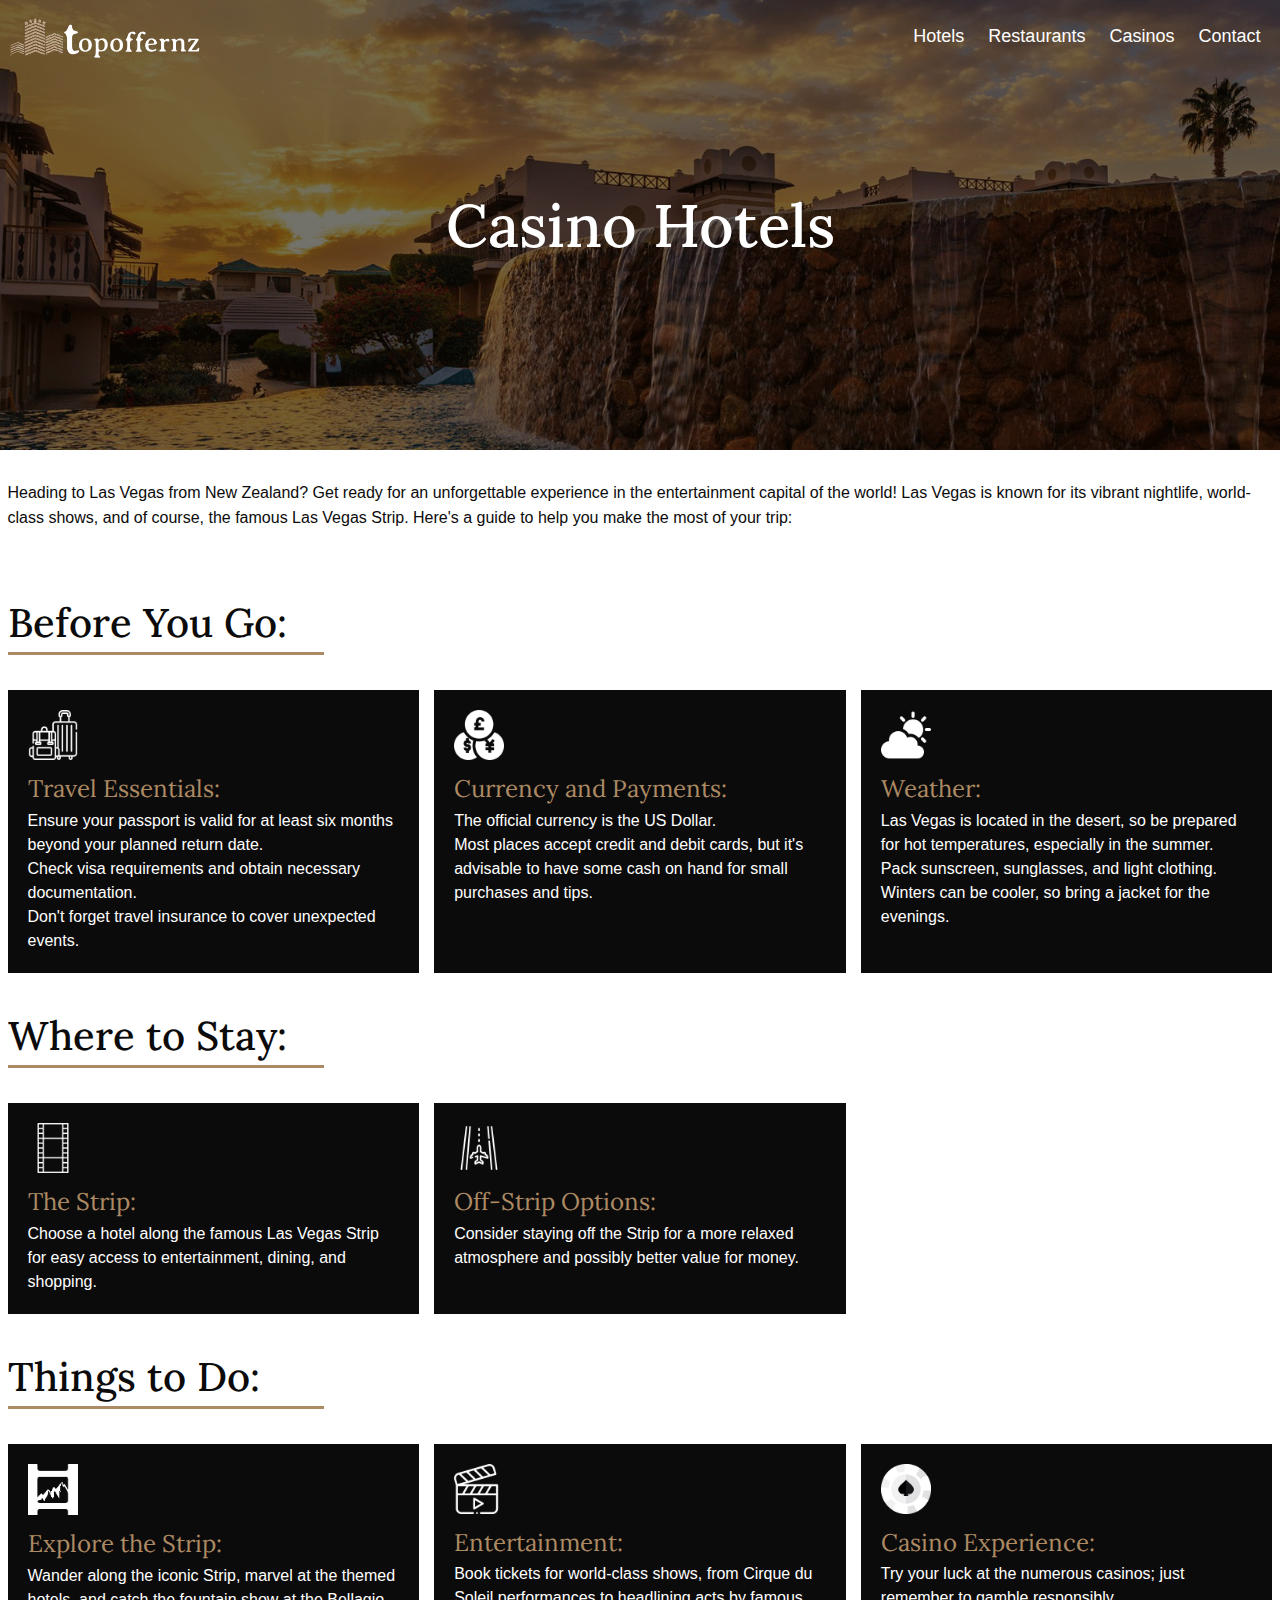
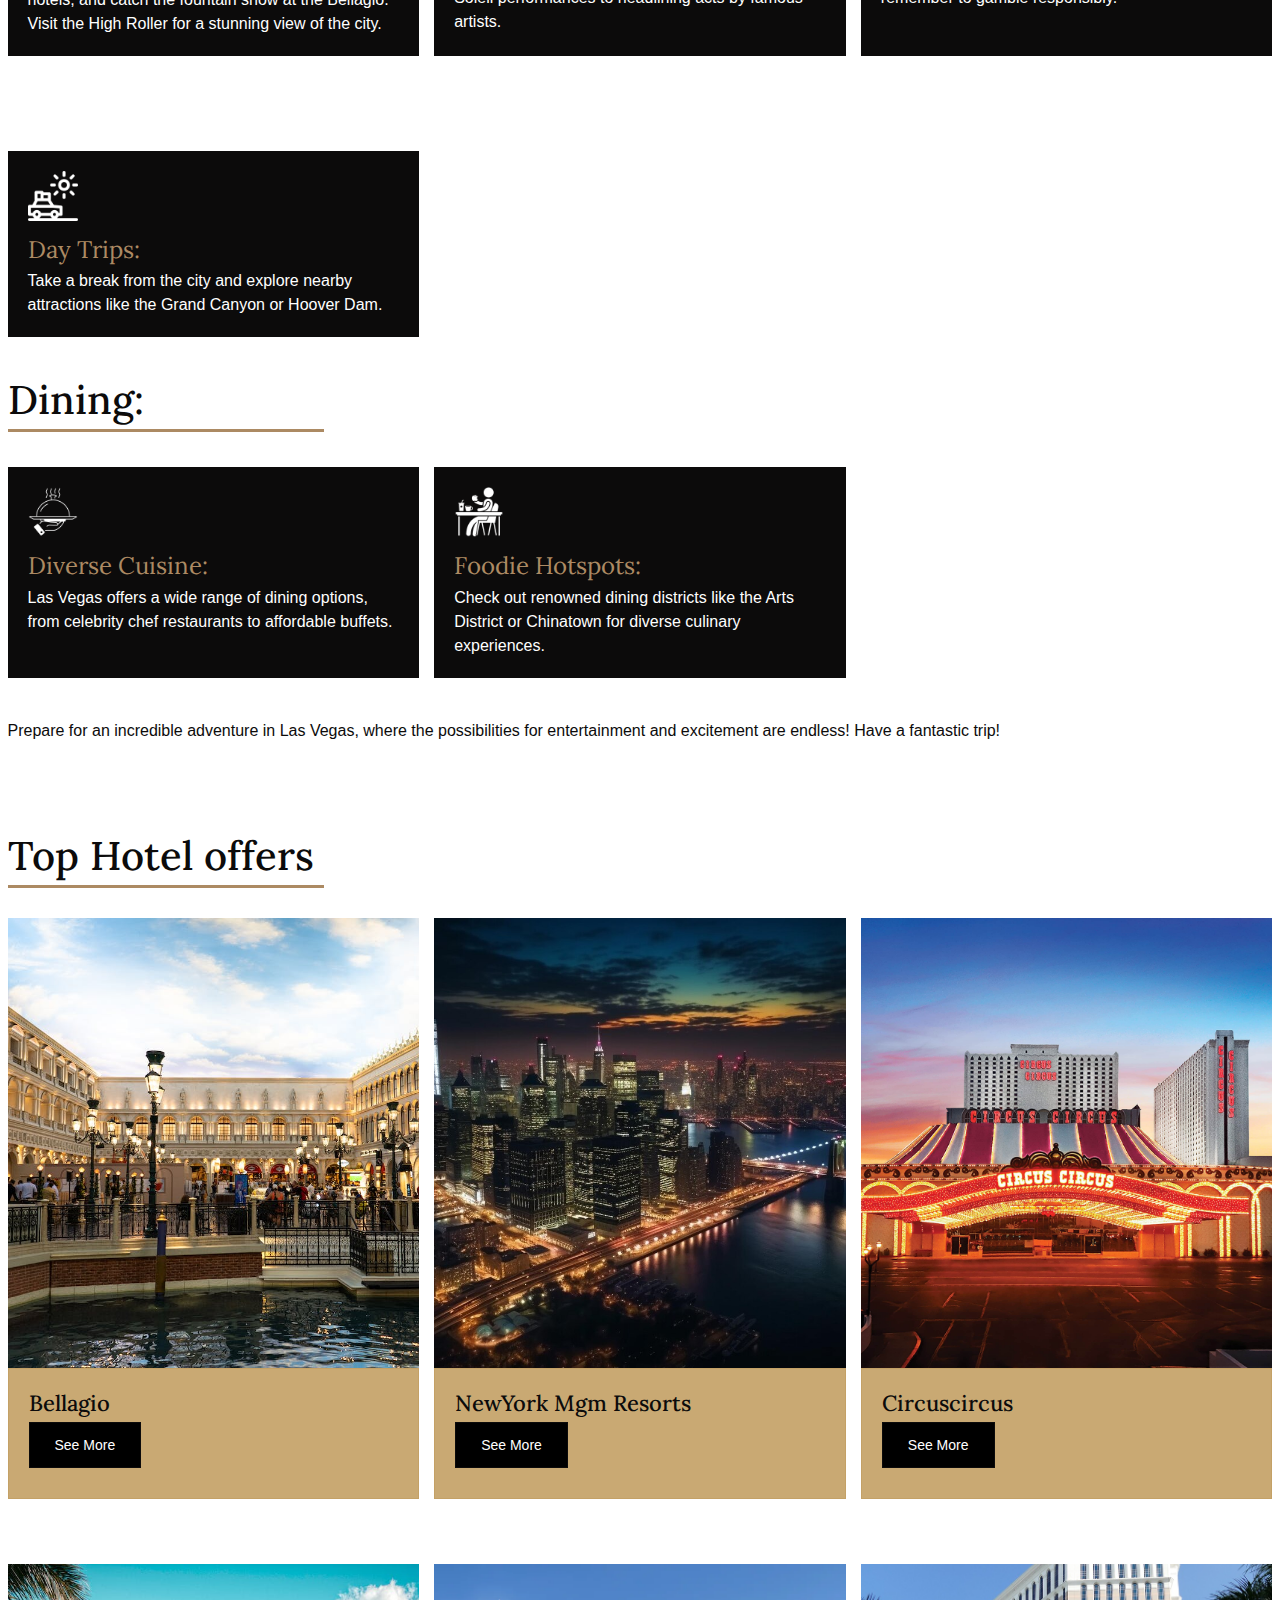
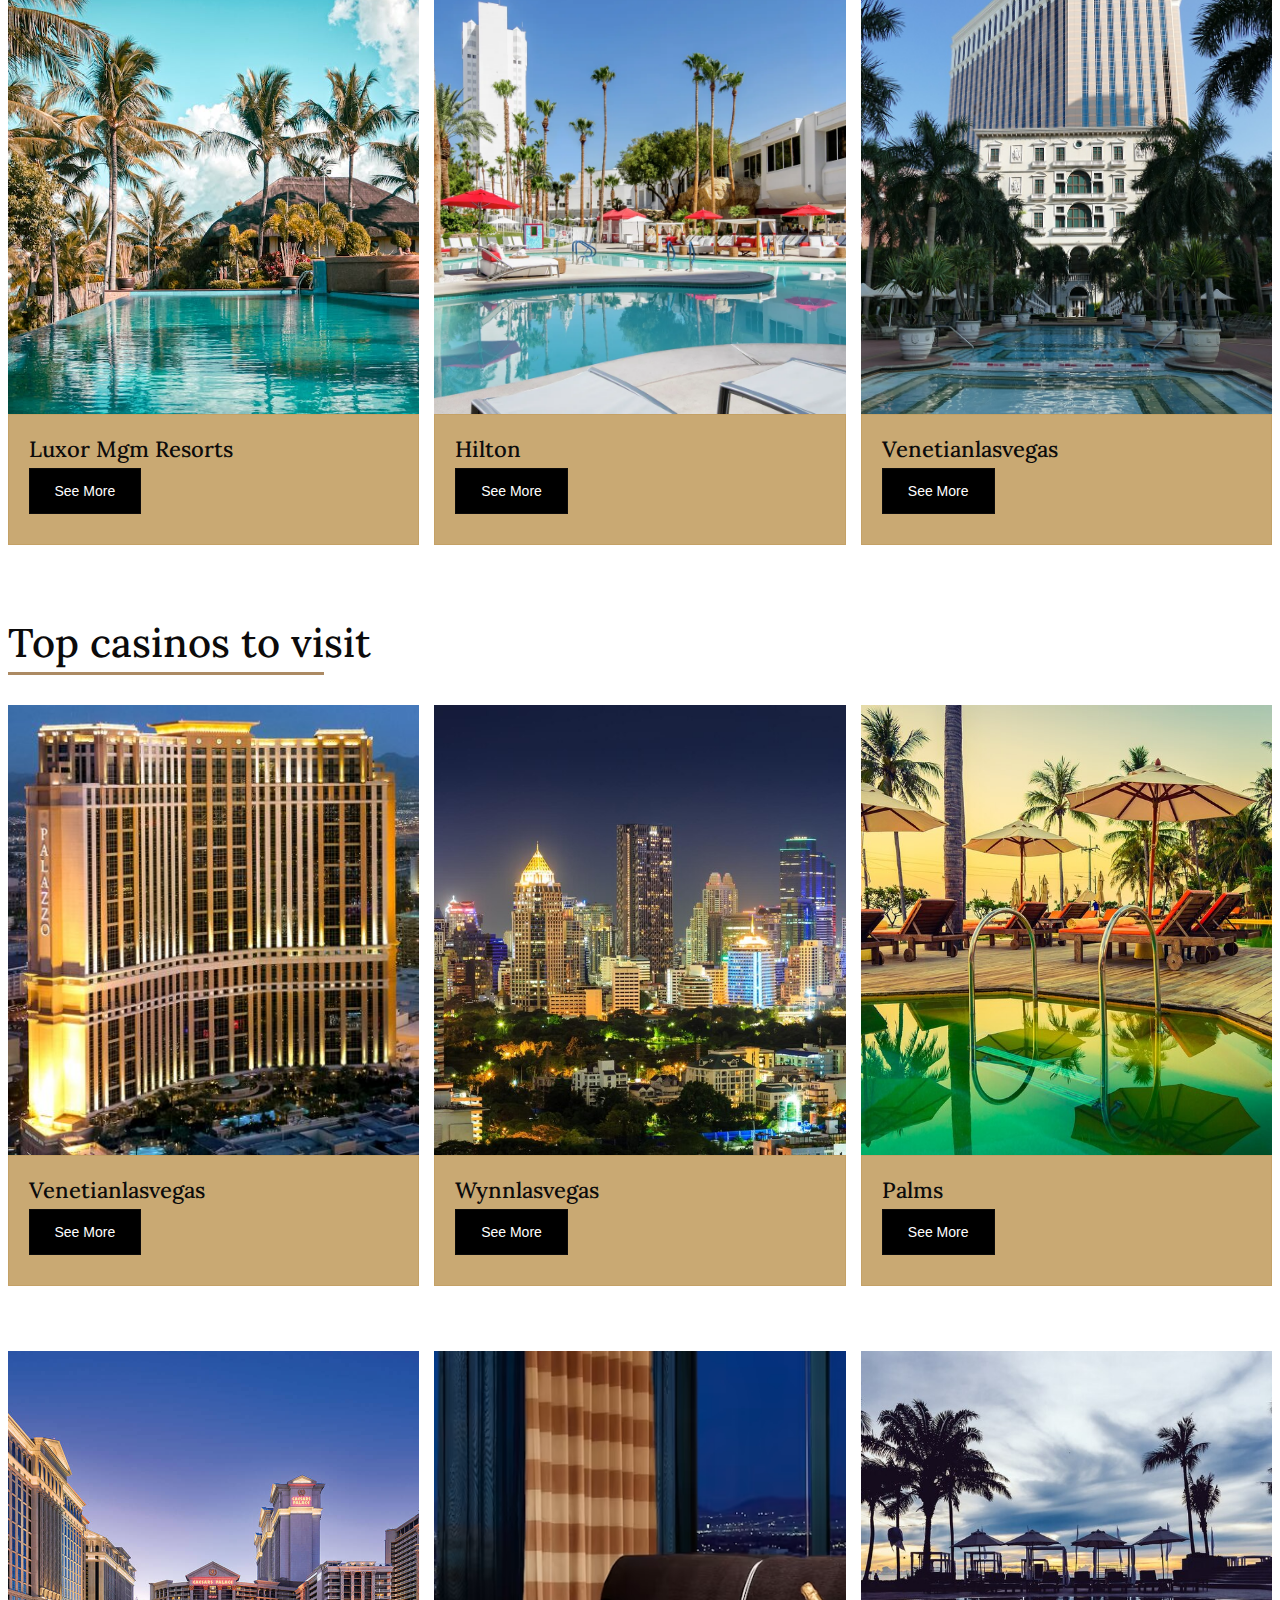
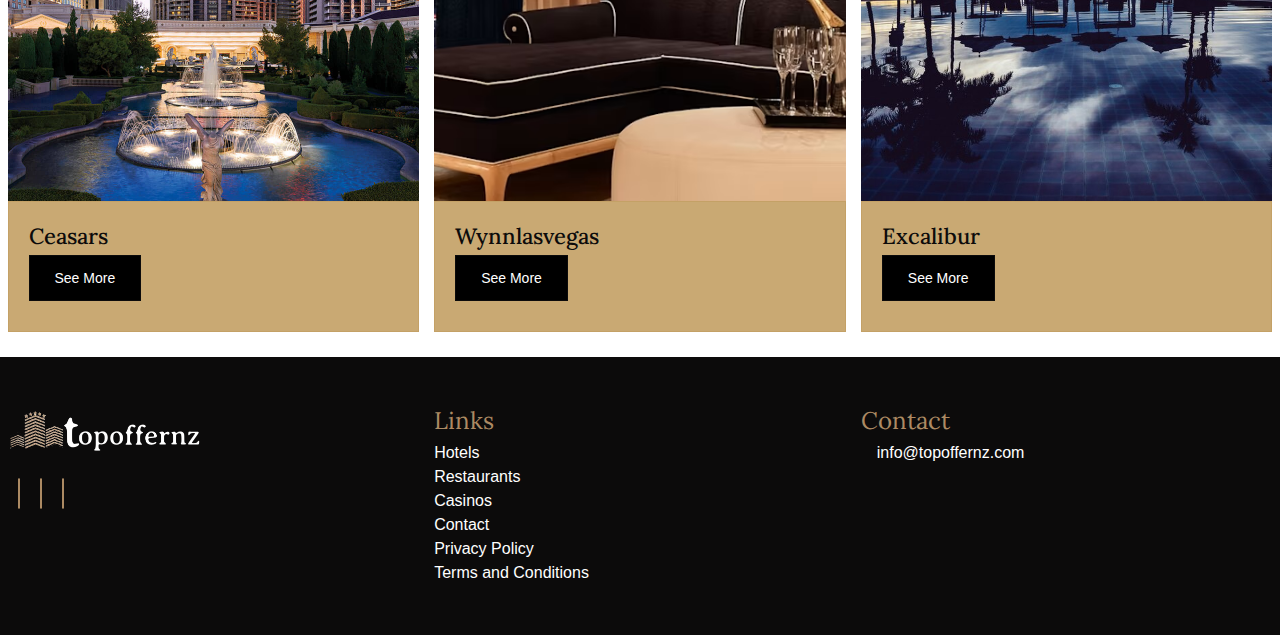
<file: index.html>
<!doctype html>
<html lang="en">

<head>
  <meta charset="utf-8">
  <meta name="viewport" content="width=device-width, initial-scale=1">
  <link rel="stylesheet" href="https://cdnjs.cloudflare.com/ajax/libs/font-awesome/6.4.0/css/all.min.css"
    integrity="sha512-iecdLmaskl7CVkqkXNQ/ZH/XLlvWZOJyj7Yy7tcenmpD1ypASozpmT/E0iPtmFIB46ZmdtAc9eNBvH0H/ZpiBw=="
    crossorigin="anonymous" referrerpolicy="no-referrer" />
  <link href="https://fonts.googleapis.com/css2?family=Lora:ital,wght@0,400..700;1,400..700&display=swap"
    rel="stylesheet">
  <link rel="stylesheet" href="css/bootstrap.css">
  <link rel="stylesheet" href="css/style.css">
  <link rel="stylesheet" href="css/responsive.css">
  <link rel="icon" href="images/favicon.png" type="image/x-icon">
  <title>Home</title>
</head>

<body>
  <!-- site-header start -->
  <header class="site-header">
    <div class="container">
      <div class="site-logo">
        <a href="index.html"><img src="images/headerlogo-white.png" alt="site-logo"></a>
      </div>

      <nav class="site-nav">
        <ul>
          <li><a href="hotels.html">Hotels</a></li>
          <li><a href="restaurants.html">Restaurants </a></li>
          <li><a href="casinos.html">Casinos</a></li>
          <li><a href="contact.html" >Contact </a></li>
          <li class="closed-menu">
            <a href="#">×</a>
          </li>
        </ul>
      </nav>

      <div class="menu-toggle">
        <div class="bar-1"></div>
        <div class="bar-2"></div>
        <div class="bar-3"></div>
      </div>
    </div>
  </header>
  <!-- site header end -->

  <!-- site banner start -->
  <section class="homebanner banner">
    <div class="container">
      <div class="row">
        <div class="col-12">
          <div class="bannertitle">
            <h1>
              casino hotels
            </h1>
          </div>
        </div>
      </div>
    </div>
  </section>
  <!-- site banner end -->

  <!-- site toptext start -->
  <section class="toptext">
    <div class="container">
      <div class="row">
        <div class="col-12">
          <div class="topetext-para">
            <p>
              Heading to Las Vegas from New Zealand? Get ready for an unforgettable experience in the entertainment
              capital of the world! Las Vegas is known for its vibrant nightlife, world-class shows, and of course, the
              famous Las Vegas Strip. Here's a guide to help you make the most of your trip:
            </p>
          </div>
        </div>
      </div>
    </div>
  </section>
  <!-- site toptext end -->

  <!-- site beforego start -->
  <section class="beforego">
    <div class="container">
      <h2>Before You Go:</h2>
      <div class="beforego-main">
        <div class="beforego-content">
          <img src="images/beforeicon1.png" alt="beforeicon1" class="img-fluid">
          <h3>Travel Essentials:</h3>
          <ul>
            <li>Ensure your passport is valid for at least six months beyond your planned return date. </li>
            <li>Check visa requirements and obtain necessary documentation. </li>
            <li>Don't forget travel insurance to cover unexpected events. </li>
          </ul>
        </div>
        <div class="beforego-content">
          <img src="images/beforeicon2.png" alt="beforeicon2" class="img-fluid">
          <h3>Currency and Payments:</h3>
          <ul>
            <li>The official currency is the US Dollar.</li>
            <li>Most places accept credit and debit cards, but it's advisable to have some cash on hand for small
              purchases and tips. </li>
          </ul>
        </div>
        <div class="beforego-content">
          <img src="images/beforeicon3.png" alt="beforeicon3" class="img-fluid">
          <h3>Weather:</h3>
          <ul>
            <li> Las Vegas is located in the desert, so be prepared for hot temperatures, especially in the summer. Pack
              sunscreen, sunglasses, and light clothing.</li>
            <li>Winters can be cooler, so bring a jacket for the evenings.</li>
          </ul>
        </div>
      </div>
      <h2>Where to Stay: </h2>
      <div class="beforego-main">
        <div class="beforego-content">
          <img src="images/beforeicon4.png" alt="beforeicon4" class="img-fluid">
          <h3>The Strip:</h3>
          <ul>
            <li> Choose a hotel along the famous Las Vegas Strip for easy access to entertainment, dining, and shopping.
            </li>
          </ul>
        </div>
        <div class="beforego-content">
          <img src="images/beforeicon5.png" alt="beforeicon5" class="img-fluid">
          <h3>Off-Strip Options:</h3>
          <ul>
            <li>Consider staying off the Strip for a more relaxed atmosphere and possibly better value for money. </li>
          </ul>
        </div>
      </div>
      <h2>Things to Do: </h2>
      <div class="beforego-main">
        <div class="beforego-content">
          <img src="images/beforeicon6.png" alt="beforeicon6" class="img-fluid">
          <h3>Explore the Strip: </h3>
          <ul>
            <li>Wander along the iconic Strip, marvel at the themed hotels, and catch the fountain show at the Bellagio.
            </li>
            <li>Visit the High Roller for a stunning view of the city.</li>
          </ul>
        </div>
        <div class="beforego-content new">
          <img src="images/beforeicon7.png" alt="beforeicon7" class="img-fluid">
          <h3>Entertainment:</h3>
          <ul>
            <li> Book tickets for world-class shows, from Cirque du Soleil
              performances to headlining acts by famous artists.
            </li>
          </ul>
        </div>
        <div class="beforego-content new">
          <img src="images/beforeicon8.png" alt="beforeicon8" class="img-fluid">
          <h3>Casino Experience:</h3>
          <ul>
            <li>Try your luck at the numerous casinos; just remember to gamble responsibly. </li>
          </ul>
        </div>
        <div class="beforego-content new">
          <img src="images/beforeicon9.png" alt="beforeicon9" class="img-fluid">
          <h3>Day Trips: </h3>
          <ul>
            <li>Take a break from the city and explore nearby attractions like the Grand Canyon or Hoover Dam.
            </li>
          </ul>
        </div>
      </div>
      <h2>Dining:</h2>
      <div class="beforego-main">
        <div class="beforego-content new">
          <img src="images/beforeicon10.png" alt="beforeicon10" class="img-fluid">
          <h3>Diverse Cuisine: </h3>
          <ul>
            <li>Las Vegas offers a wide range of dining options, from celebrity chef restaurants to affordable buffets.
              </li>
          </ul>
        </div>
        <div class="beforego-content ">
          <img src="images/beforeicon11.png" alt="beforeicon11" class="img-fluid">
          <h3>Foodie Hotspots: </h3>
          <ul>
            <li> Check out renowned dining districts like the Arts District or Chinatown for diverse culinary
              experiences.</li>
          </ul>
        </div>
      </div>
      <p>Prepare for an incredible adventure in Las Vegas, where the possibilities for entertainment and excitement are
        endless! Have a fantastic trip! </p>
    </div>
  </section>
  <!-- site beforego end -->


  <!-- site hotel start -->
  <section class="link">
    <div class="container">
      <h2>Top Hotel offers </h2>
      <div class="row ">
        <div class="col-lg-4 col-md-6 col-sm-12">
          <div class="links-main">
            <div class="link-picture">
              <img src="images/linkpic1.jpg" class="img-fluid" alt="linkpic1">
            </div>
            <div class="link-text">
              <h4>Bellagio</h4>
              <div class="link-btn">
                <a href="https://bellagio.mgmresorts.com/en.html?ecid=GMB_BE_HO " target="_blank">See more</a>
              </div>
            </div>
          </div>
        </div>
        <div class="col-lg-4 col-md-6 col-sm-12">
          <div class="links-main">
            <div class="link-picture">
              <img src="images/linkpic2.jpg" class="img-fluid" alt="linkpic2">
            </div>
            <div class="link-text">
              <h4>NewYork Mgm Resorts</h4>
              <div class="link-btn">
                <a href="https://newyorknewyork.mgmresorts.com/en.html?ecid=GMB_NY_HO " target="_blank">See More</a>
              </div>
            </div>
          </div>
        </div>

        <div class="col-lg-4 col-md-6 col-sm-12">
          <div class="links-main">
            <div class="link-picture">
              <img src="images/linkpic3.jpg" class="img-fluid" alt="linkpic3">
            </div>
            <div class="link-text">
              <h4>Circuscircus</h4>
              <div class="link-btn">
                <a href="https://www.circuscircus.com/ " target="_blank">See more</a>
              </div>
            </div>
          </div>
        </div>
        <div class="col-lg-4 col-md-6 col-sm-12 ">
          <div class="links-main">
            <div class="link-picture">
              <img src="images/linkpic4.webp" class="img-fluid" alt="linkpic4.jpg">
            </div>
            <div class="link-text">
              <h4>Luxor Mgm Resorts</h4>
              <div class="link-btn">
                <a href="https://luxor.mgmresorts.com/en.html?ecid=GMB_LX_HO " target="_blank">See more</a>
              </div>
            </div>
          </div>
        </div>
        <div class="col-lg-4 col-md-6 col-sm-12 ">
          <div class="links-main">
            <div class="link-picture">
              <img src="images/linkpic5.webp" class="img-fluid" alt="linkpic5.jpg">
            </div>
            <div class="link-text">
              <h4>Hilton</h4>
              <div class="link-btn">
                <a href="https://www.hilton.com/en/hotels/lasnt-tropicana-las-vegas/?SEO_id=GMB-AMER-DT-LASNTDT&y_source=1_MTM3MjY2My03MTUtbG9jYXRpb24ud2Vic2l0ZQ=="
                  target="_blank">See more</a>
              </div>
            </div>
          </div>
        </div>
        <div class="col-lg-4 col-md-6 col-sm-12 ">
          <div class="links-main">
            <div class="link-picture">
              <img src="images/linkpic6.jpg" class="img-fluid" alt="linkpic5.jpg">
            </div>
            <div class="link-text">
              <h4>Venetianlasvegas</h4>
              <div class="link-btn">
                <a href="https://www.venetianlasvegas.com/towers/the-palazzo.html " target="_blank">See more</a>
              </div>
            </div>
          </div>
        </div>
      </div>
    </div>
  </section>
  <!-- site hotel end -->

  <!-- site hotel start -->
  <section class="link">
    <div class="container">
      <h2>Top casinos to visit </h2>
      <div class="row ">
        <div class="col-lg-4 col-md-6 col-sm-12">
          <div class="links-main">
            <div class="link-picture">
              <img src="images/linkpic7.jpg" class="img-fluid" alt="linkpic7">
            </div>
            <div class="link-text">
              <h4>Venetianlasvegas</h4>
              <div class="link-btn">
                <a href="https://www.venetianlasvegas.com/ " target="_blank">See more</a>
              </div>
            </div>
          </div>
        </div>
        <div class="col-lg-4 col-md-6 col-sm-12">
          <div class="links-main">
            <div class="link-picture">
              <img src="images/linkpic8" class="img-fluid" alt="linkpic8">
            </div>
            <div class="link-text">
              <h4>Wynnlasvegas</h4>
              <div class="link-btn">
                <a href="https://www.wynnlasvegas.com/ 
                      " target="_blank">See More</a>
              </div>
            </div>
          </div>
        </div>

        <div class="col-lg-4 col-md-6 col-sm-12">
          <div class="links-main">
            <div class="link-picture">
              <img src="images/linkpic9.jpg" class="img-fluid" alt="linkpic9">
            </div>
            <div class="link-text">
              <h4>Palms</h4>
              <div class="link-btn">
                <a href="https://www.palms.com/ " target="_blank">See more</a>
              </div>
            </div>
          </div>
        </div>
        <div class="col-lg-4 col-md-6 col-sm-12 ">
          <div class="links-main">
            <div class="link-picture">
              <img src="images/linkpic10.png" class="img-fluid" alt="linkpic10.jpg">
            </div>
            <div class="link-text">
              <h4>Ceasars</h4>
              <div class="link-btn">
                <a href="https://www.caesars.com/caesars-palace?utm_campaign=google&utm_source=google&utm_medium=local&utm_term=CLV&utm_content=hotel&y_source=1_NDM2Njg2Ny03MTUtbG9jYXRpb24ud2Vic2l0ZQ== 
                      " target="_blank">See more</a>
              </div>
            </div>
          </div>
        </div>
        <div class="col-lg-4 col-md-6 col-sm-12 ">
          <div class="links-main">
            <div class="link-picture">
              <img src="images/linkpic11.avif" class="img-fluid" alt="linkpic11.jpg">
            </div>
            <div class="link-text">
              <h4>Wynnlasvegas</h4>
              <div class="link-btn">
                <a href="https://www.wynnlasvegas.com/rooms-and-suites/encore-rooms/encore-deluxe-resort"
                  target="_blank">See more</a>
              </div>
            </div>
          </div>
        </div>
        <div class="col-lg-4 col-md-6 col-sm-12 ">
          <div class="links-main">
            <div class="link-picture">
              <img src="images/linkpic12.jpg" class="img-fluid" alt="linkpic12.jpg">
            </div>
            <div class="link-text">
              <h4>Excalibur</h4>
              <div class="link-btn">
                <a href="https://excalibur.mgmresorts.com/en.html?ecid=GMB_EX_HO  
                      " target="_blank">See more</a>
              </div>
            </div>
          </div>
        </div>
      </div>
    </div>
  </section>
  <!-- site hotel end -->

  <!-- site footer start -->
  <div class="footer">
    <div class="container">
      <div class="row">
        <div class="col-lg-4 col-md-4 col-sm-12">
          <div class="footer-logo">
            <a href="index.html"><img src="images/headerlogo-white.png" alt="footer-logo" class="img-fluid"></a>
          </div>
          <div class="social-signals">
            <i class="fa-brands fa-facebook-f"></i>
            <i class="fa-brands fa-instagram"></i>
            <i class="fa-brands fa-twitter"></i>
          </div>
        </div>
        <div class="col-lg-4 col-md-4 col-sm-12">
          <div class="footer-links">
            <h3>Links</h3>
            <ul>
              <li><a href="hotels.html">Hotels</a></li>
              <li><a href="restaurants.html">Restaurants </a></li>
              <li><a href="casinos.html">Casinos</a></li>
              <li><a href="contact.html">Contact </a></li>
              <li><a href="privacy.html">Privacy Policy</a></li>
              <li><a href="terms-conditons.html">Terms and Conditions </a></li>
            </ul>
          </div>
        </div>
        <div class="col-lg-4 col-md-4 col-sm-12">
          <div class="footer-adresse">
            <h3>Contact</h3>
            <div class="footer-mails">
              <div class="mails-names">
                <i class="fa-solid fa-envelope" style="color: #C09A76;"></i>
                <a href="mailto:">info@topoffernz.com </a>
              </div>
            </div>
          </div>
        </div>
      </div>

    </div>
  </div>
  <!-- site footer end -->
  <script src="js/bootstrap.js"></script>
  <script src="js/jquery.js"></script>
  <script src="js/owl.carousel.js"></script>


  <script>
    $(document).ready(function () {
      $(".menu-toggle").click(function () {
        $("body").addClass("toggle");
      });
    });

    $(document).ready(function () {
      $(".closed-menu").click(function () {
        $("body").removeClass("toggle");
      });
    });
  </script>

  <script>
    $(document).ready(function () {
      $(window).scroll(function () {
        var header = $("header");
        header.toggleClass("sticky", $(window).scrollTop() > 0);
      });
    });
  </script>




</body>

</html>
</file>
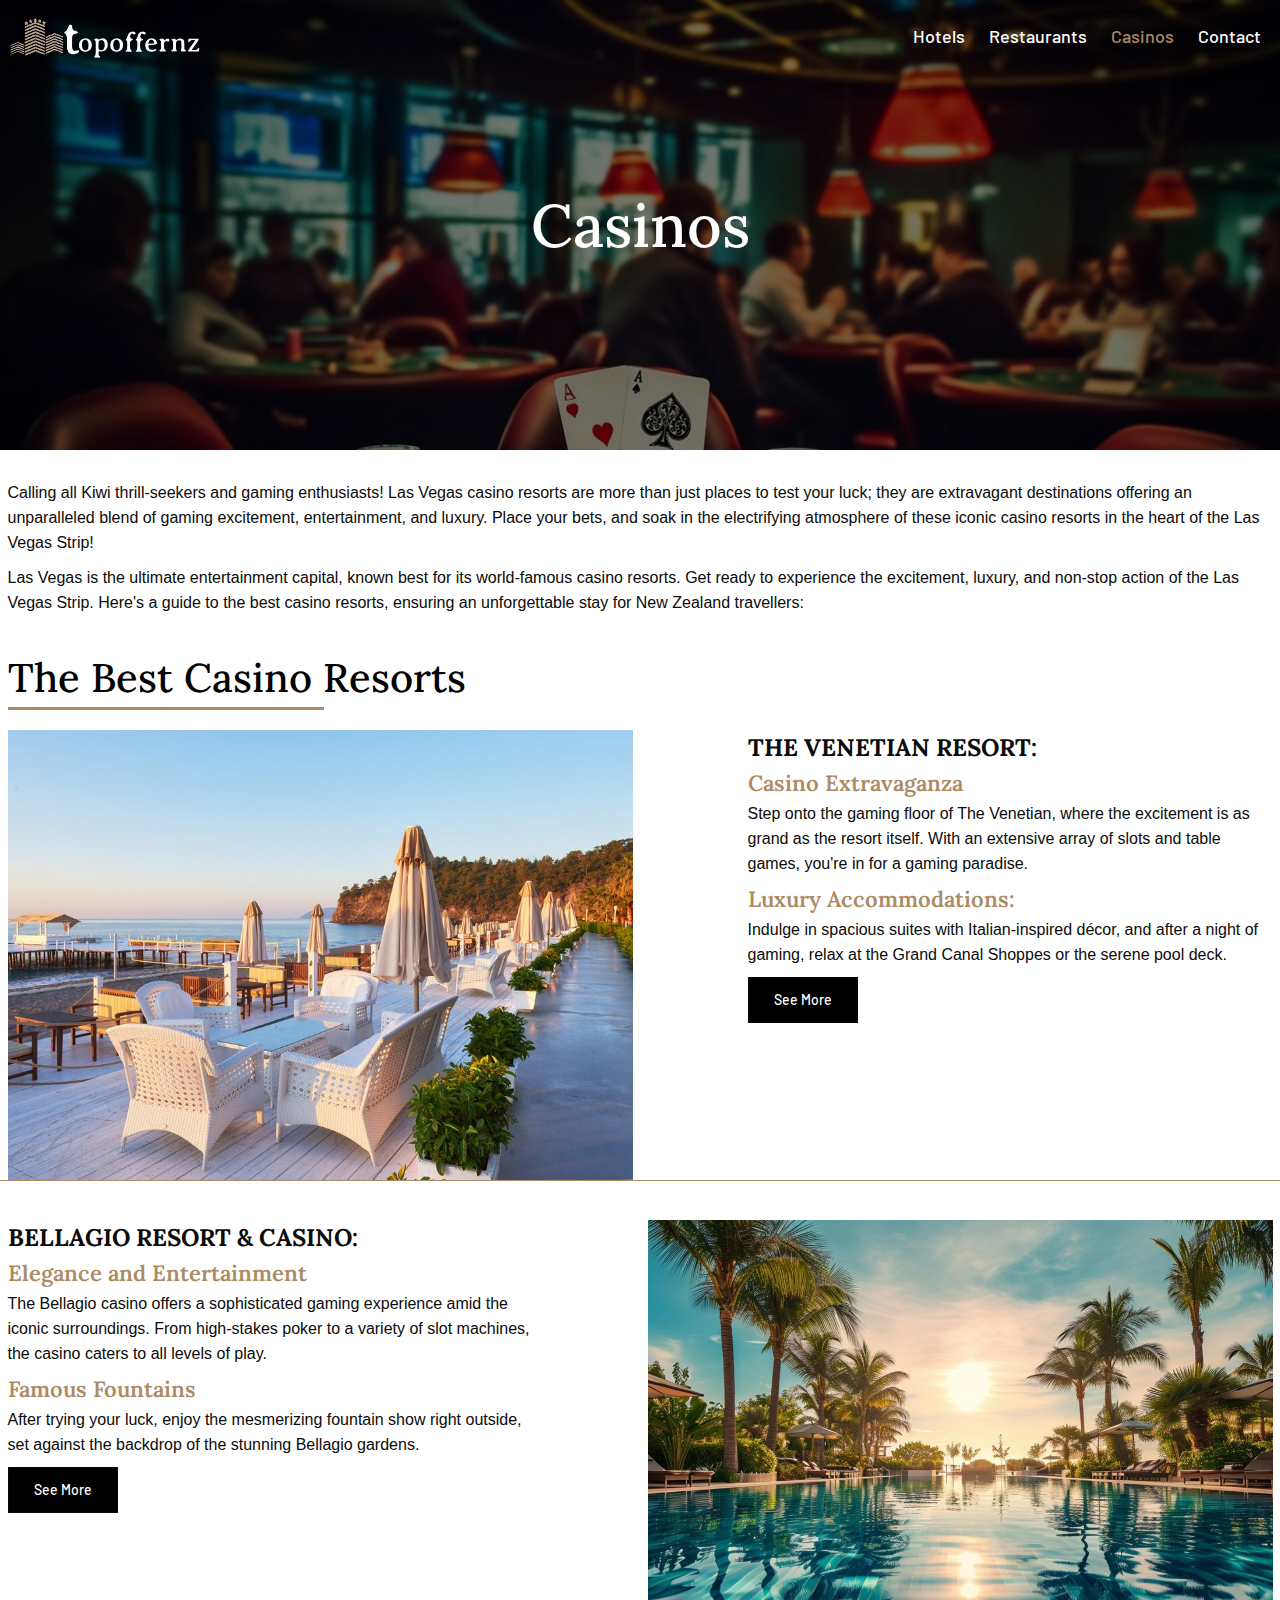
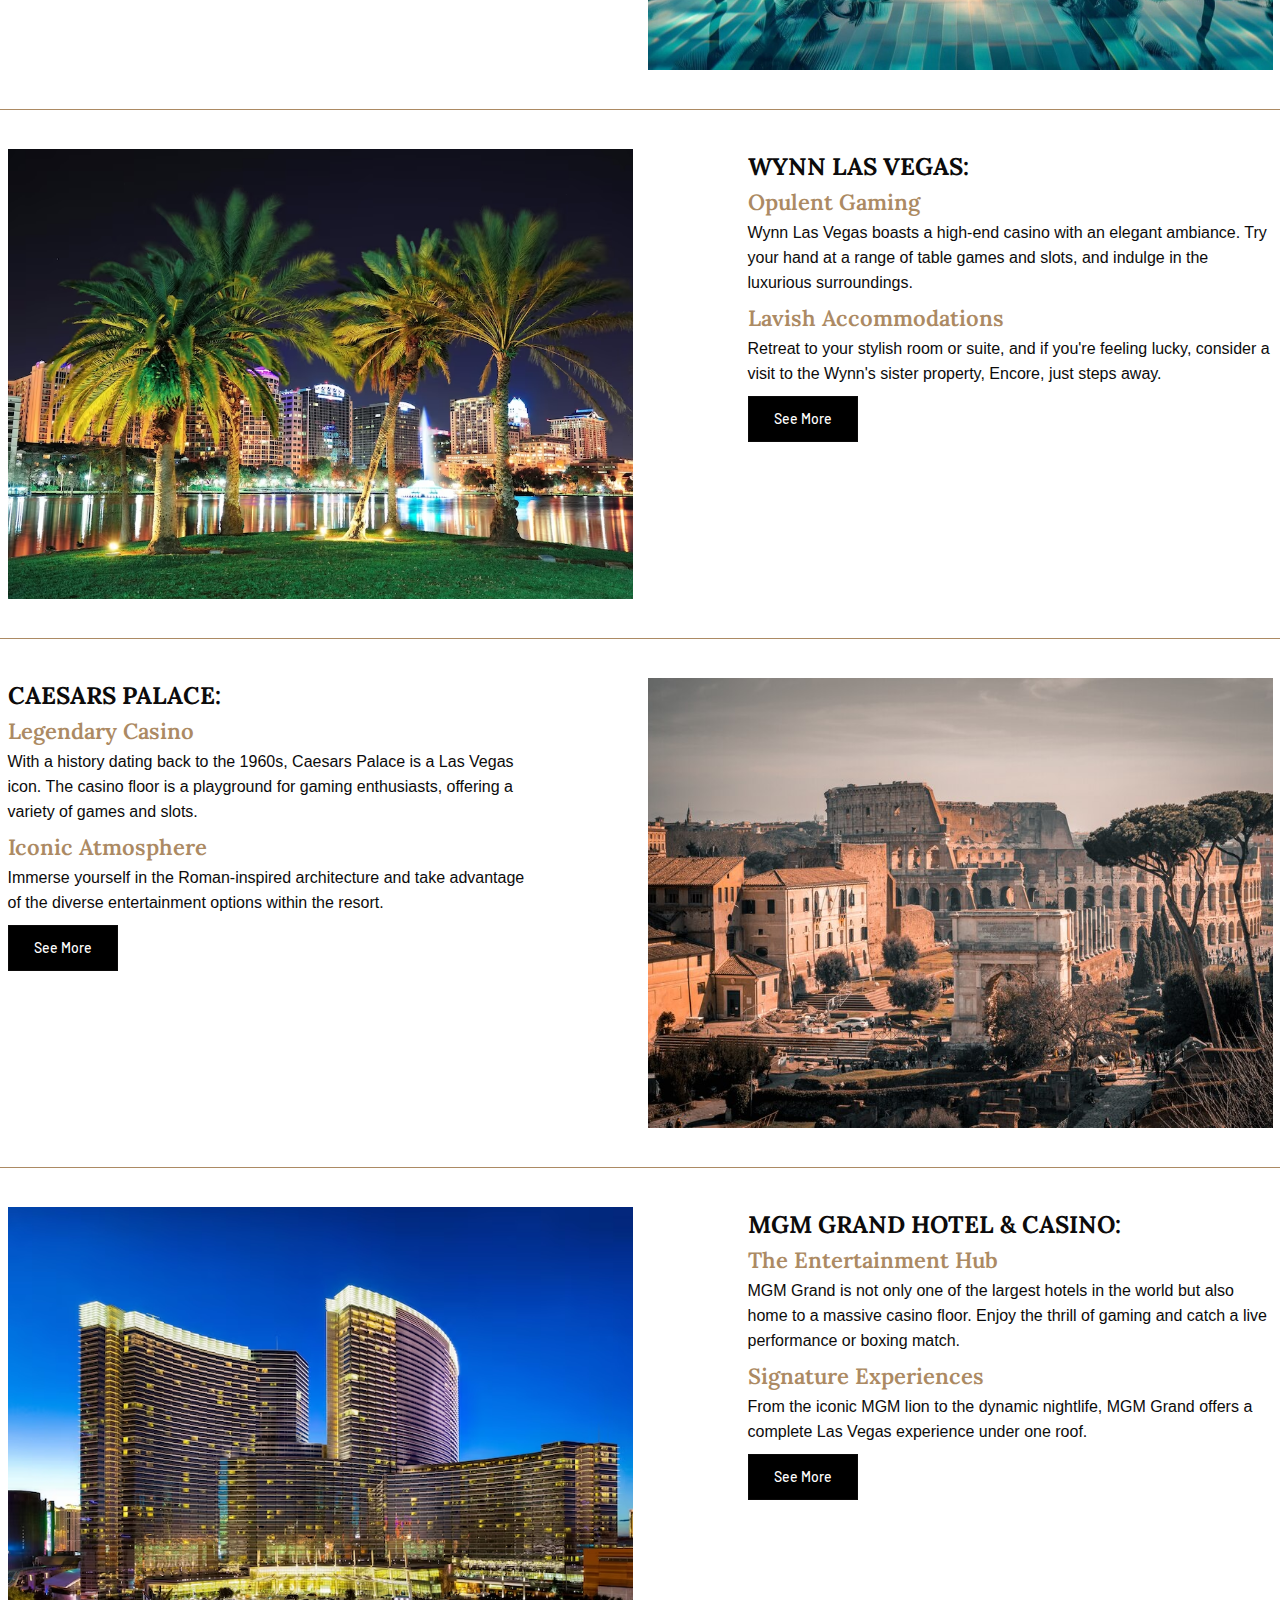
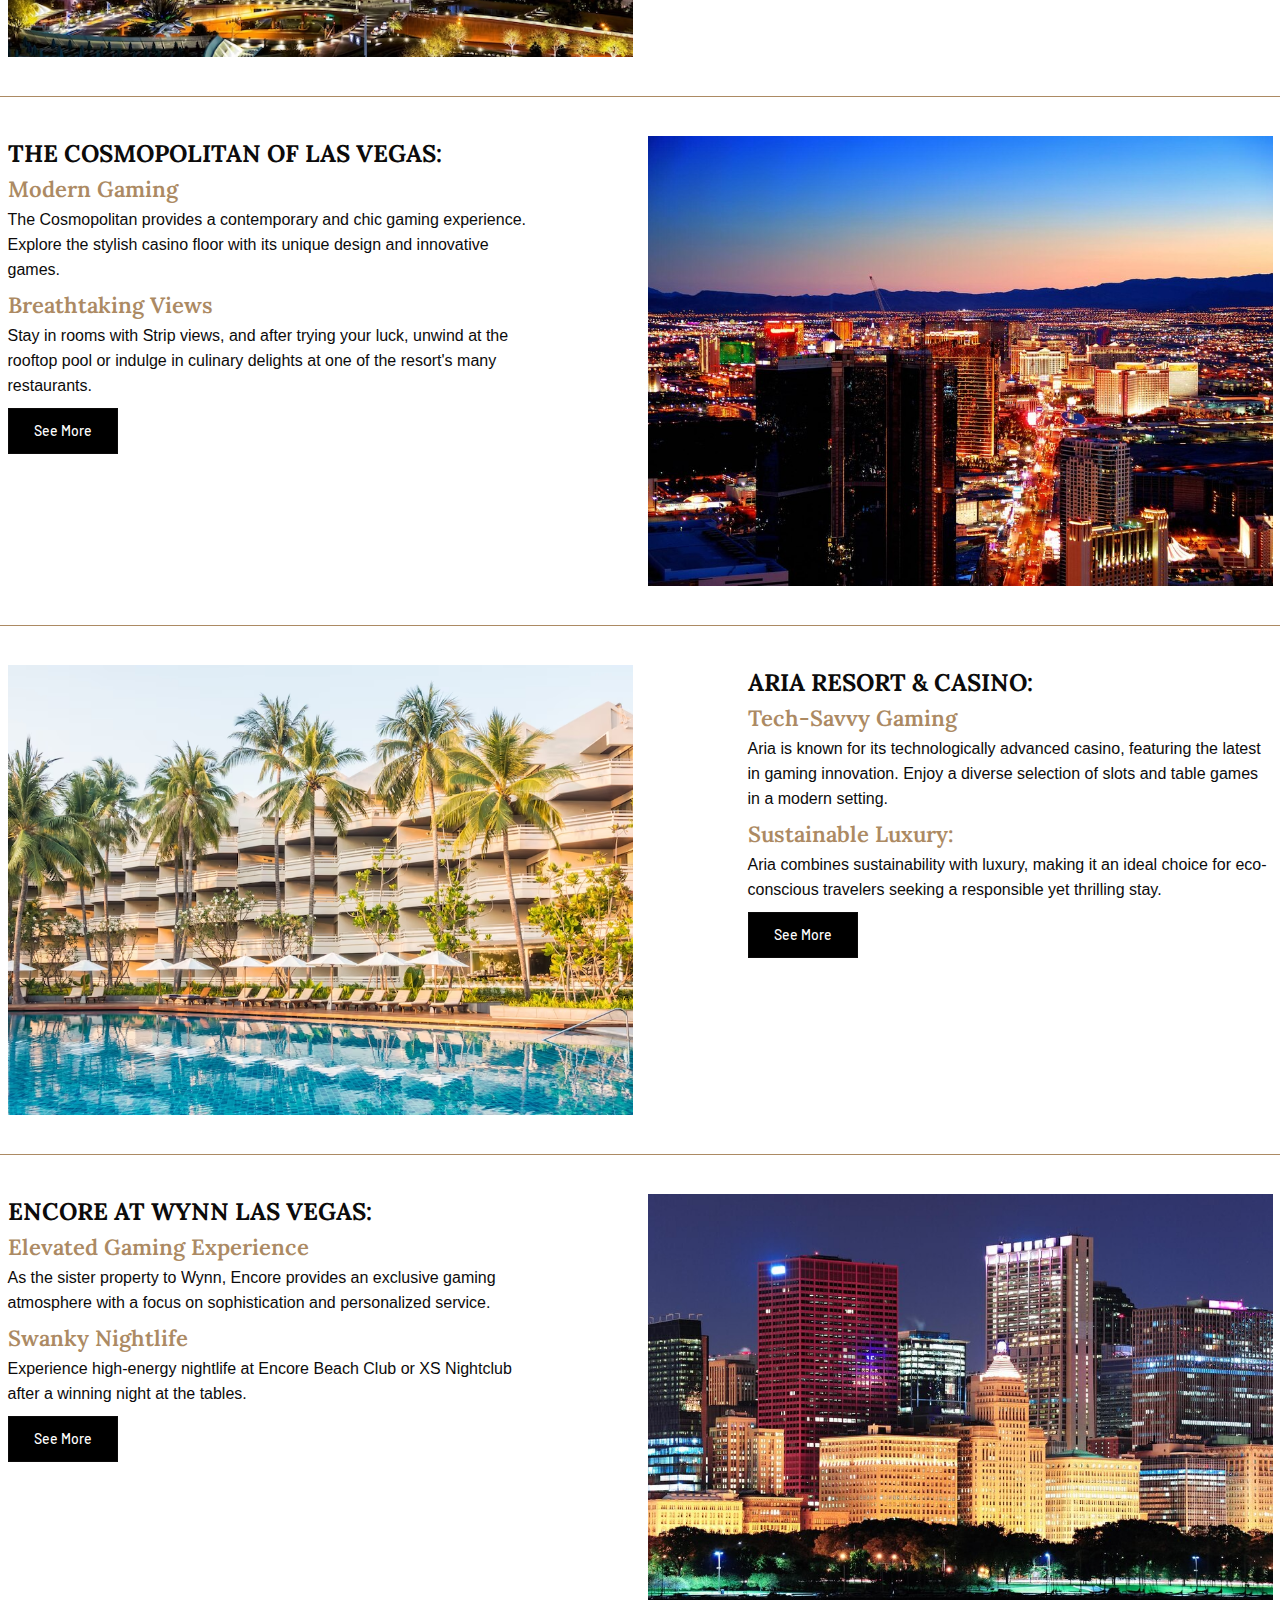
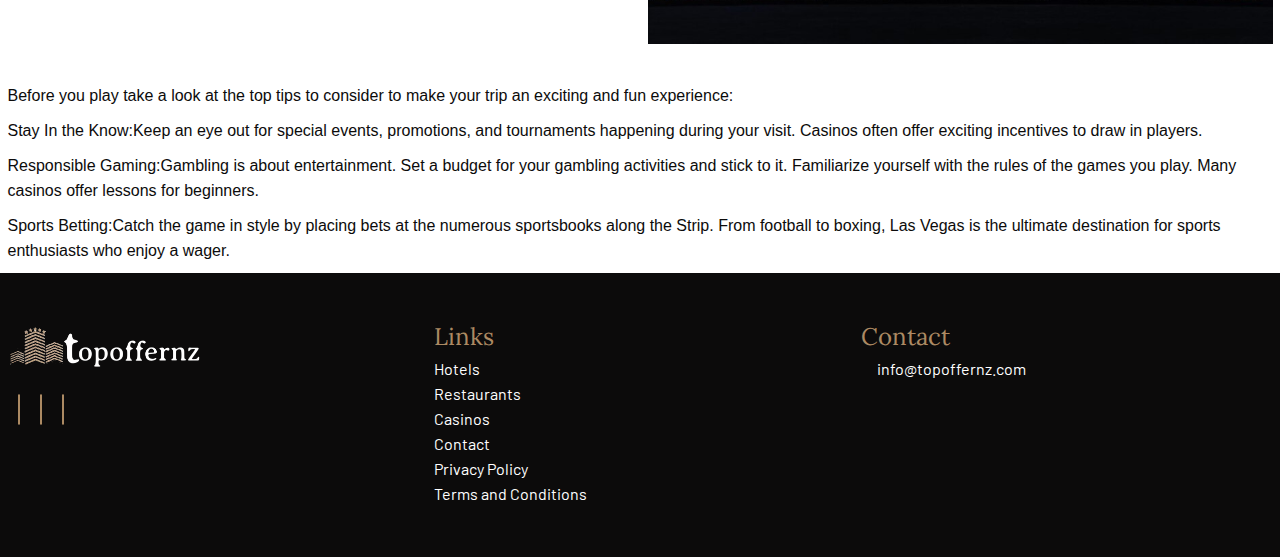
<file: casinos.html>
<!doctype html>
<html lang="en">

<head>
  <meta charset="utf-8">
  <meta name="viewport" content="width=device-width, initial-scale=1">
  <link rel="stylesheet" href="https://cdnjs.cloudflare.com/ajax/libs/font-awesome/6.4.0/css/all.min.css"
    integrity="sha512-iecdLmaskl7CVkqkXNQ/ZH/XLlvWZOJyj7Yy7tcenmpD1ypASozpmT/E0iPtmFIB46ZmdtAc9eNBvH0H/ZpiBw=="
    crossorigin="anonymous" referrerpolicy="no-referrer" />
  <link href="https://fonts.googleapis.com/css2?family=Barlow:wght@400;500&display=swap" rel="stylesheet">
  <link href="https://fonts.googleapis.com/css2?family=Lora:ital,wght@0,400..700;1,400..700&display=swap"
    rel="stylesheet">
  <link rel="stylesheet" href="css/bootstrap.css">
  <link rel="stylesheet" href="css/style.css">
  <link rel="stylesheet" href="css/responsive.css">
  <link rel="icon" href="images/favicon.png" type="image/x-icon">
  <title>Casinos</title>
</head>

<body>
  <!-- site-header start -->
  <header class="site-header">
    <div class="container">
      <div class="site-logo">
        <a href="index.html"><img src="images/headerlogo-white.png" alt="site-logo"></a>
      </div>

      <nav class="site-nav">
        <ul>
          <li><a href="hotels.html">Hotels</a></li>
          <li><a href="restaurants.html">Restaurants </a></li>
          <li><a href="casinos.html" class="menu active">Casinos</a></li>
          <li><a href="contact.html">Contact</a></li>
          <li class="closed-menu">
            <a href="#">×</a>
          </li>
        </ul>
      </nav>

      <div class="menu-toggle">
        <div class="bar-1"></div>
        <div class="bar-2"></div>
        <div class="bar-3"></div>
      </div>
    </div>
  </header>
  <!-- site header end -->

  <!-- site banner start -->
  <section class="casinosbanner banner">
    <div class="container">
      <div class="row">
        <div class="col-12">
          <div class="bannertitle">
            <h1>
              Casinos
            </h1>
          </div>
        </div>
      </div>
    </div>
  </section>
  <!-- site banner end -->

  <!-- site toptext start -->
  <section class="toptext">
    <div class="container">
      <div class="row">
        <div class="col-12">
          <div class="topetext-para">
            <p>Calling all Kiwi thrill-seekers and gaming enthusiasts! Las Vegas casino resorts are more than just
              places to test your luck; they are extravagant destinations offering an unparalleled blend of gaming
              excitement, entertainment, and luxury. Place your bets, and soak in the electrifying atmosphere of these
              iconic casino resorts in the heart of the Las Vegas Strip!</p>
            <p>Las Vegas is the ultimate entertainment capital, known best for its world-famous casino resorts. Get
              ready to experience the excitement, luxury, and non-stop action of the Las Vegas Strip. Here's a guide to
              the best casino resorts, ensuring an unforgettable stay for New Zealand travellers: </p>
          </div>
        </div>
      </div>
    </div>
  </section>
  <!-- site toptext start -->

  <!-- site casinoacard start -->
  <div class="facilities-area">
    <div class="container">
      <h2 style="color: black; " class="mb-5">The Best Casino Resorts </h2>
      <div class="row ">
        <div class="col-lg-6 col-md-6">
          <div class="single-facilities-images-box">
            <div class="facilities-thumb">
              <a href="https://www.venetianlasvegas.com/ " target="_blank"> <img src="images/casinocard1.jpg"
                  alt="casinocard1" class="img-fluid"> </a>
            </div>
          </div>
        </div>
        <div class="col-lg-6 col-md-6">
          <div class="single-facilities-box">
            <div class="facilities-content">
              <h4>The Venetian Resort: </h4>
              <h5>Casino Extravaganza</h5>
              <p>Step onto the gaming floor of The Venetian, where the excitement is as grand as the resort itself. With
                an extensive array of slots and table games, you're in for a gaming paradise. </p>
              <h5>Luxury Accommodations:</h5>
              <p> Indulge in spacious suites with Italian-inspired décor, and after a night of gaming, relax at the
                Grand Canal Shoppes or the serene pool deck. </p>
              <div class="link-btn">
                <a href="https://www.venetianlasvegas.com/ " target="_blank">See more</a>
              </div>
            </div>
          </div>
        </div>
      </div>
      <div class="row add-boder flex-wrap-reverse">
        <div class="col-lg-6 col-md-6">
          <div class="single-facilities-box two">
            <div class="facilities-content">
              <h4>Bellagio Resort & Casino:</h4>
              <h5>Elegance and Entertainment</h5>
              <p>The Bellagio casino offers a sophisticated gaming experience amid the iconic surroundings. From
                high-stakes poker to a variety of slot machines, the casino caters to all levels of play. </p>
              <h5>Famous Fountains</h5>
              <p>After trying your luck, enjoy the mesmerizing fountain show right outside, set against the backdrop of
                the stunning Bellagio gardens.</p>
              <div class="link-btn">
                <a href="https://bellagio.mgmresorts.com/en.html?ecid=GMB_BE_HO" target="_blank">See more</a>
              </div>
            </div>
          </div>
        </div>
        <div class="col-lg-6 col-md-6">
          <div class="single-facilities-images-box">
            <div class="facilities-thumb">
              <a href="https://bellagio.mgmresorts.com/en.html?ecid=GMB_BE_HO " target="_blank"> <img
                  src="images/casinocard2.jpg" alt="casinocard2" class="img-fluid"></a>
            </div>
          </div>
        </div>
      </div>
      <div class="row add-boder">
        <div class="col-lg-6 col-md-6">
          <div class="single-facilities-images-box">
            <div class="facilities-thumb">
              <a href="https://www.wynnlasvegas.com/" target="_blank"><img src="images/casinocard3.avif"
                  alt="casinocard3" class="img-fluid"></a>
            </div>
          </div>
        </div>
        <div class="col-lg-6 col-md-6">
          <div class="single-facilities-box">
            <div class="facilities-content">
              <h4> Wynn Las Vegas:</h4>
              <h5>Opulent Gaming</h5>
              <p> Wynn Las Vegas boasts a high-end casino with an elegant ambiance. Try your hand at a range of table
                games and slots, and indulge in the luxurious surroundings. </p>
              <h5>Lavish Accommodations</h5>
              <p>Retreat to your stylish room or suite, and if you're feeling lucky, consider a visit to the Wynn's
                sister property, Encore, just steps away. </p>
              <div class="link-btn">
                <a href="https://www.wynnlasvegas.com/" target="_blank">See more</a>
              </div>
            </div>
          </div>
        </div>
      </div>
      <div class="row add-boder flex-wrap-reverse">
        <div class="col-lg-6 col-md-6">
          <div class="single-facilities-box two">
            <div class="facilities-content">
              <h4>Caesars Palace:</h4>
              <h5> Legendary Casino</h5>
              <p> With a history dating back to the 1960s, Caesars Palace is a Las Vegas icon. The casino floor is a
                playground for gaming enthusiasts, offering a variety of games and slots.</p>
              <h5>Iconic Atmosphere</h5>
              <p>Immerse yourself in the Roman-inspired architecture and take advantage of the diverse entertainment
                options within the resort. </p>
              <div class="link-btn">
                <a href="https://www.caesars.com/caesars-palace?utm_campaign=google&utm_source=google&utm_medium=local&utm_term=CLV&utm_content=hotely_source=1_NDM2Njg2Ny03MTUtbG9jYXRpb24ud2Vic2l0ZQ=="
                  target="_blank">See more</a>
              </div>
            </div>
          </div>
        </div>
        <div class="col-lg-6 col-md-6">
          <div class="single-facilities-images-box">
            <div class="facilities-thumb">
              <a href="https://www.caesars.com/caesars-palace?utm_campaign=google&utm_source=google&utm_medium=local&utm_term=CLV&utm_content=hotely_source=1_NDM2Njg2Ny03MTUtbG9jYXRpb24ud2Vic2l0ZQ=="
                target="_blank"><img src="images/casinocard4.jpg" alt="casinocard4" class="img-fluid"></a>
            </div>
          </div>
        </div>
      </div>
      <div class="row add-boder">
        <div class="col-lg-6 col-md-6">
          <div class="single-facilities-images-box">
            <div class="facilities-thumb">
              <a href="https://mgmgrand.mgmresorts.com/en.html" target="_blank"> <img src="images/casinocard5.avif"
                  alt="casinocard5" class="img-fluid"> </a>
            </div>
          </div>
        </div>
        <div class="col-lg-6 col-md-6">
          <div class="single-facilities-box">
            <div class="facilities-content">
              <h4>MGM Grand Hotel & Casino:</h4>
              <h5>The Entertainment Hub</h5>
              <p> MGM Grand is not only one of the largest hotels in the world but also home to a massive casino floor.
                Enjoy the thrill of gaming and catch a live performance or boxing match.
              </p>
              <h5>Signature Experiences</h5>
              <p> From the iconic MGM lion to the dynamic nightlife, MGM Grand offers a complete Las Vegas experience
                under one roof. </p>
              <div class="link-btn">
                <a href="https://mgmgrand.mgmresorts.com/en.html" target="_blank">See more</a>
              </div>
            </div>
          </div>
        </div>
      </div>
      <div class="row add-boder flex-wrap-reverse">
        <div class="col-lg-6 col-md-6">
          <div class="single-facilities-box two">
            <div class="facilities-content">
              <h4>The Cosmopolitan of Las Vegas:</h4>
              <h5>Modern Gaming</h5>
              <p>The Cosmopolitan provides a contemporary and chic gaming experience. Explore the stylish casino floor
                with its unique design and innovative games. </p>
              <h5>Breathtaking Views</h5>
              <p> Stay in rooms with Strip views, and after trying your luck, unwind at the rooftop pool or indulge in
                culinary delights at one of the resort's many restaurants.</p>
              <div class="link-btn">
                <a href="https://www.cosmopolitanlasvegas.com/" target="_blank">See more</a>
              </div>
            </div>
          </div>
        </div>
        <div class="col-lg-6 col-md-6">
          <div class="single-facilities-images-box">
            <div class="facilities-thumb">
              <a href="https://www.cosmopolitanlasvegas.com/" target="_blank"> <img src="images/casinocard6.jpg"
                  alt="casinocard6" class="img-fluid"> </a>
            </div>
          </div>
        </div>
      </div>
      <div class="row add-boder">
        <div class="col-lg-6 col-md-6">
          <div class="single-facilities-images-box">
            <div class="facilities-thumb">
              <a href="https://aria.mgmresorts.com/en.html?ecid=GMB_AR_HO" target="_blank"> <img
                  src="images/casinocard7.avif" alt="casinocard7" class="img-fluid"> </a>
            </div>
          </div>
        </div>
        <div class="col-lg-6 col-md-6">
          <div class="single-facilities-box">
            <div class="facilities-content">
              <h4>Aria Resort & Casino: </h4>
              <h5>Tech-Savvy Gaming</h5>
              <p>Aria is known for its technologically advanced casino, featuring the latest in gaming innovation. Enjoy
                a diverse selection of slots and table games in a modern setting. </p>
              <h5>Sustainable Luxury:</h5>
              <p>Aria combines sustainability with luxury, making it an ideal choice for eco-conscious travelers seeking
                a responsible yet thrilling stay.</p>
              <div class="link-btn">
                <a href=" https://aria.mgmresorts.com/en.html?ecid=GMB_AR_HO " target="_blank">See more</a>
              </div>
            </div>
          </div>
        </div>
      </div>
      <div class="row add-boder flex-wrap-reverse">
        <div class="col-lg-6 col-md-6">
          <div class="single-facilities-box two">
            <div class="facilities-content">
              <h4>Encore at Wynn Las Vegas:</h4>
              <h5>Elevated Gaming Experience</h5>
              <p> As the sister property to Wynn, Encore provides an exclusive gaming atmosphere with a focus on
                sophistication and personalized service.
              </p>
              <h5>Swanky Nightlife</h5>
              <p>Experience high-energy nightlife at Encore Beach Club or XS Nightclub after a winning night at the
                tables.</p>
              <div class="link-btn">
                <a href="https://www.wynnlasvegas.com/rooms-and-suites/encore-rooms/encore-deluxe-resort"
                  target="_blank">See more</a>
              </div>
            </div>
          </div>
        </div>
        <div class="col-lg-6 col-md-6">
          <div class="single-facilities-images-box">
            <div class="facilities-thumb">
              <a href="https://www.wynnlasvegas.com/rooms-and-suites/encore-rooms/encore-deluxe-resort" target="_blank">
                <img src="images/casinocard8.jpg" alt="casinocard8" class="img-fluid"></a>
            </div>
          </div>
        </div>
      </div>
      <div class="row">
        <p>Before you play take a look at the top tips to consider to make your trip an exciting and fun experience:
        </p>
        <p><span>Stay In the Know:</span>Keep an eye out for special events, promotions, and tournaments happening
          during your visit. Casinos often offer exciting incentives to draw in players. </p>
        <p><span>Responsible Gaming:</span>Gambling is about entertainment. Set a budget for your gambling activities
          and stick to it. Familiarize yourself with the rules of the games you play. Many casinos offer lessons for
          beginners.</p>
        <p><span>Sports Betting:</span>Catch the game in style by placing bets at the numerous sportsbooks along the
          Strip. From football to boxing, Las Vegas is the ultimate destination for sports enthusiasts who enjoy a
          wager. </p>
      </div>
    </div>
  </div>
  <!-- site casinoacard end -->

  <!-- site footer start -->
  <div class="footer">
    <div class="container">
      <div class="row">
        <div class="col-lg-4 col-md-4 col-sm-12">
          <div class="footer-logo">
            <a href="index.html"><img src="images/headerlogo-white.png" alt="footer-logo" class="img-fluid"></a>
          </div>
          <div class="social-signals">
            <i class="fa-brands fa-facebook-f"></i>
            <i class="fa-brands fa-instagram"></i>
            <i class="fa-brands fa-twitter"></i>
          </div>
        </div>
        <div class="col-lg-4 col-md-4 col-sm-12">
          <div class="footer-links">
            <h3>Links</h3>
            <ul>
              <li><a href="hotels.html">Hotels</a></li>
              <li><a href="restaurants.html">Restaurants </a></li>
              <li><a href="casinos.html">Casinos</a></li>
              <li><a href="contact.html">Contact </a></li>
              <li><a href="privacy.html">Privacy Policy</a></li>
              <li><a href="terms-conditons.html">Terms and Conditions </a></li>
            </ul>
          </div>
        </div>
        <div class="col-lg-4 col-md-4 col-sm-12">
          <div class="footer-adresse">
            <h3>Contact</h3>
            <div class="footer-mails">
              <div class="mails-names">
                <i class="fa-solid fa-envelope" style="color: #C09A76;"></i>
                <a href="mailto:">info@topoffernz.com </a>
              </div>
            </div>
          </div>
        </div>
      </div>

    </div>
  </div>
  <!-- site footer end -->
  <script src="js/bootstrap.js"></script>
  <script src="js/jquery.js"></script>
  <script src="js/owl.carousel.js"></script>


  <script>
    $(document).ready(function () {
      $(".menu-toggle").click(function () {
        $("body").addClass("toggle");
      });
    });

    $(document).ready(function () {
      $(".closed-menu").click(function () {
        $("body").removeClass("toggle");
      });
    });
  </script>

  <script>
    $(document).ready(function () {
      $(window).scroll(function () {
        var header = $("header");
        header.toggleClass("sticky", $(window).scrollTop() > 0);
      });
    });
  </script>




</body>

</html>
</file>
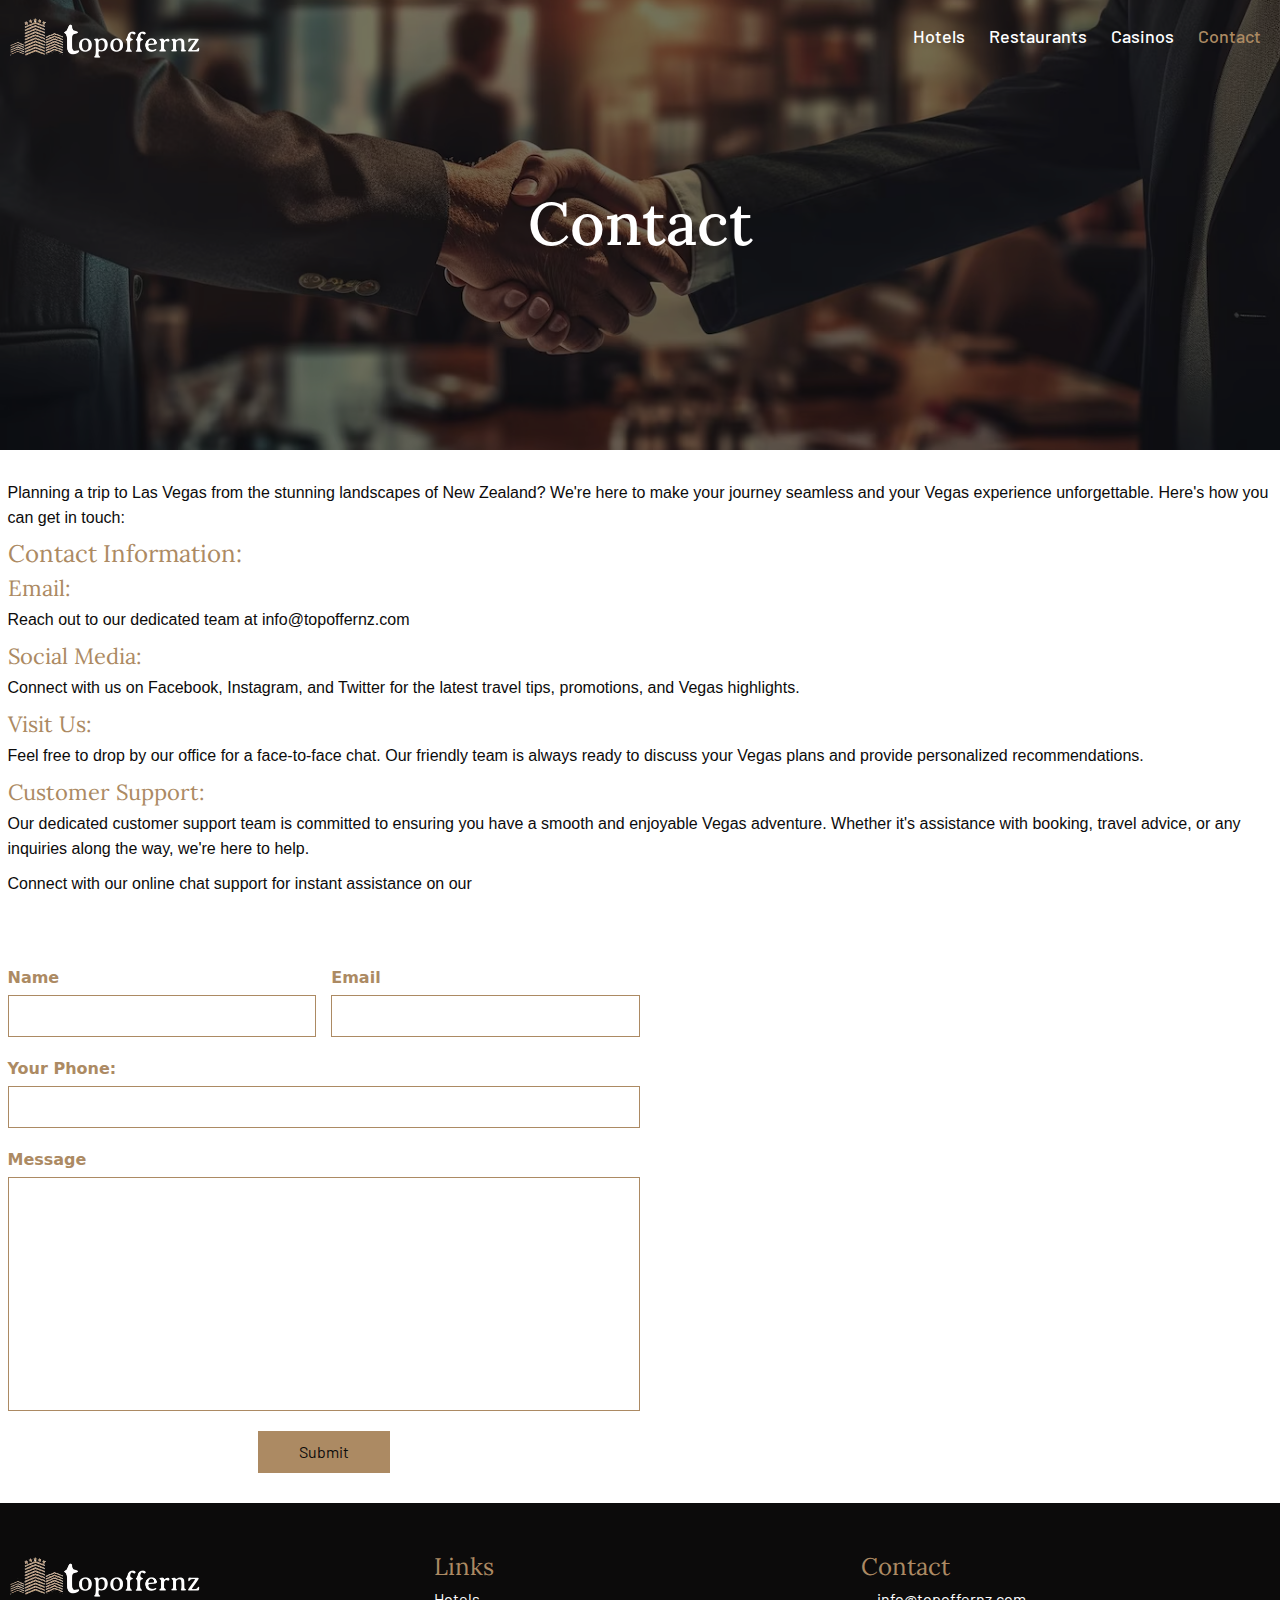
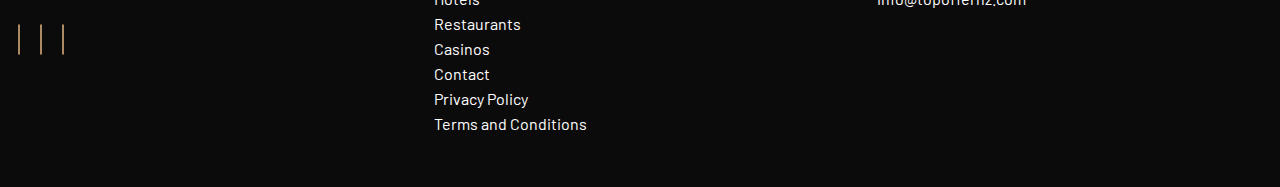
<file: contact.html>
<!doctype html>
<html lang="en">

<head>
  <meta charset="utf-8">
  <meta name="viewport" content="width=device-width, initial-scale=1">
  <link rel="stylesheet" href="https://cdnjs.cloudflare.com/ajax/libs/font-awesome/6.4.0/css/all.min.css"
    integrity="sha512-iecdLmaskl7CVkqkXNQ/ZH/XLlvWZOJyj7Yy7tcenmpD1ypASozpmT/E0iPtmFIB46ZmdtAc9eNBvH0H/ZpiBw=="
    crossorigin="anonymous" referrerpolicy="no-referrer" />
  <link href="https://fonts.googleapis.com/css2?family=Barlow:wght@400;500&display=swap" rel="stylesheet">
  <link href="https://fonts.googleapis.com/css2?family=Lora:ital,wght@0,400..700;1,400..700&display=swap"
    rel="stylesheet">
  <link rel="stylesheet" href="css/bootstrap.css">
  <link rel="stylesheet" href="css/style.css">
  <link rel="stylesheet" href="css/responsive.css">
  <link rel="icon" href="images/favicon.png" type="image/x-icon">
  <title>Contact Us</title>
</head>

<body>
  <!-- site-header start -->
  <header class="site-header">
    <div class="container">
      <div class="site-logo">
        <a href="index.html"><img src="images/headerlogo-white.png" alt="site-logo"></a>
      </div>

      <nav class="site-nav">
        <ul>
          <li><a href="hotels.html">Hotels</a></li>
          <li><a href="restaurants.html">Restaurants </a></li>
          <li><a href="casinos.html">Casinos</a></li>
          <li><a href="contact.html" class="menu active">Contact </a></li>
          <li class="closed-menu">
            <a href="#">×</a>
          </li>
        </ul>
      </nav>

      <div class="menu-toggle">
        <div class="bar-1"></div>
        <div class="bar-2"></div>
        <div class="bar-3"></div>
      </div>
    </div>
  </header>
  <!-- site-header start -->

  <!-- site contactbanner start -->
  <div class="contact__section">
    <div class="container">
      <div class="row">
        <div class="col-lg-12">
          <div class="banner__text">
            <h1>Contact</h1>
          </div>
        </div>
      </div>
    </div>
  </div>
  <!-- site contactbanner end -->


  <!-- site contacttext start -->
  <section class="contacttext">
    <div class="container">
      <div class="row">
        <div class="col-12">
          <div class="contacttext-para">
            <p>Planning a trip to Las Vegas from the stunning landscapes of New Zealand? We're here to make your journey
              seamless and your Vegas experience unforgettable. Here's how you can get in touch: </p>
            <h3>Contact Information: </h3>
            <h4>Email: </h4>
            <p>Reach out to our dedicated team at info@topoffernz.com
            </p>
            <h4>Social Media:</h4>
            <p>Connect with us on Facebook, Instagram, and Twitter for the latest travel tips, promotions, and Vegas
              highlights. </p>
            <h4>Visit Us: </h4>
            <p>Feel free to drop by our office for a face-to-face chat. Our friendly team is always ready to discuss
              your Vegas plans and provide personalized recommendations.
            </p>
            <h4>Customer Support: </h4>
            <p>Our dedicated customer support team is committed to ensuring you have a smooth and enjoyable Vegas
              adventure. Whether it's assistance with booking, travel advice, or any inquiries along the way, we're here
              to help. </p>
            <p>Connect with our online chat support for instant assistance on our </p>
          </div>
        </div>
      </div>
    </div>
  </section>
  <!-- site contacttext end -->


  <!-- site contact-form start -->
  <section class="contact__main">
    <div class="container">
      <div class="row">
        <div class="col-lg-12 col-md-12 col-sm-12">
          <div class="about_us_content">
            <form action="..">
              <div class="row">
                <div class="col-md-6">
                  <div class="form-group">
                    <label for="name">Name</label>
                    <input type="text" id="name" class="input-control">
                  </div>
                </div>
                <div class="col-md-6">
                  <div class="form-group">
                    <label for="email">Email</label>
                    <input type="email" id="email" class="input-control">
                  </div>
                </div>

              </div>


              <div class="form-group">
                <label for="phone">Your phone:</label>
                <input type="text" id="phone" class="input-control">
              </div>

              <div class="form-group">
                <label for="message">Message</label>
                <textarea name="Message" id="message" cols="20" rows="8" class="input-control"></textarea>
              </div>

              <div class="form-group text-center">
                <button class="submit-btn">submit</button>
              </div>
            </form>
          </div>
        </div>
      </div>
    </div>
  </section>
  <!-- site contact-form end -->


  <!-- site footer start -->
  <div class="footer">
    <div class="container">
      <div class="row">
        <div class="col-lg-4 col-md-4 col-sm-12">
          <div class="footer-logo">
            <a href="index.html"><img src="images/headerlogo-white.png" alt="footer-logo" class="img-fluid"></a>
          </div>
          <div class="social-signals">
            <i class="fa-brands fa-facebook-f"></i>
            <i class="fa-brands fa-instagram"></i>
            <i class="fa-brands fa-twitter"></i>
          </div>
        </div>
        <div class="col-lg-4 col-md-4 col-sm-12">
          <div class="footer-links">
            <h3>Links</h3>
            <ul>
              <li><a href="hotels.html">Hotels</a></li>
              <li><a href="restaurants.html">Restaurants </a></li>
              <li><a href="casinos.html">Casinos</a></li>
              <li><a href="contact.html">Contact </a></li>
              <li><a href="privacy.html">Privacy Policy</a></li>
              <li><a href="terms-conditons.html">Terms and Conditions </a></li>
            </ul>
          </div>
        </div>
        <div class="col-lg-4 col-md-4 col-sm-12">
          <div class="footer-adresse">
            <h3>Contact</h3>
            <div class="footer-mails">
              <div class="mails-names">
                <i class="fa-solid fa-envelope" style="color: #C09A76;"></i>
                <a href="mailto:">info@topoffernz.com </a>
              </div>
            </div>
          </div>
        </div>
      </div>

    </div>
  </div>
  <!-- site footer end -->
  <script src="js/bootstrap.js"></script>
  <script src="js/jquery.js"></script>
  <script src="js/owl.carousel.js"></script>


  <script>
    $(document).ready(function () {
      $(".menu-toggle").click(function () {
        $("body").addClass("toggle");
      });
    });

    $(document).ready(function () {
      $(".closed-menu").click(function () {
        $("body").removeClass("toggle");
      });
    });
  </script>

  <script>
    $(document).ready(function () {
      $(window).scroll(function () {
        var header = $("header");
        header.toggleClass("sticky", $(window).scrollTop() > 0);
      });
    });
  </script>


</body>

</html>
</file>
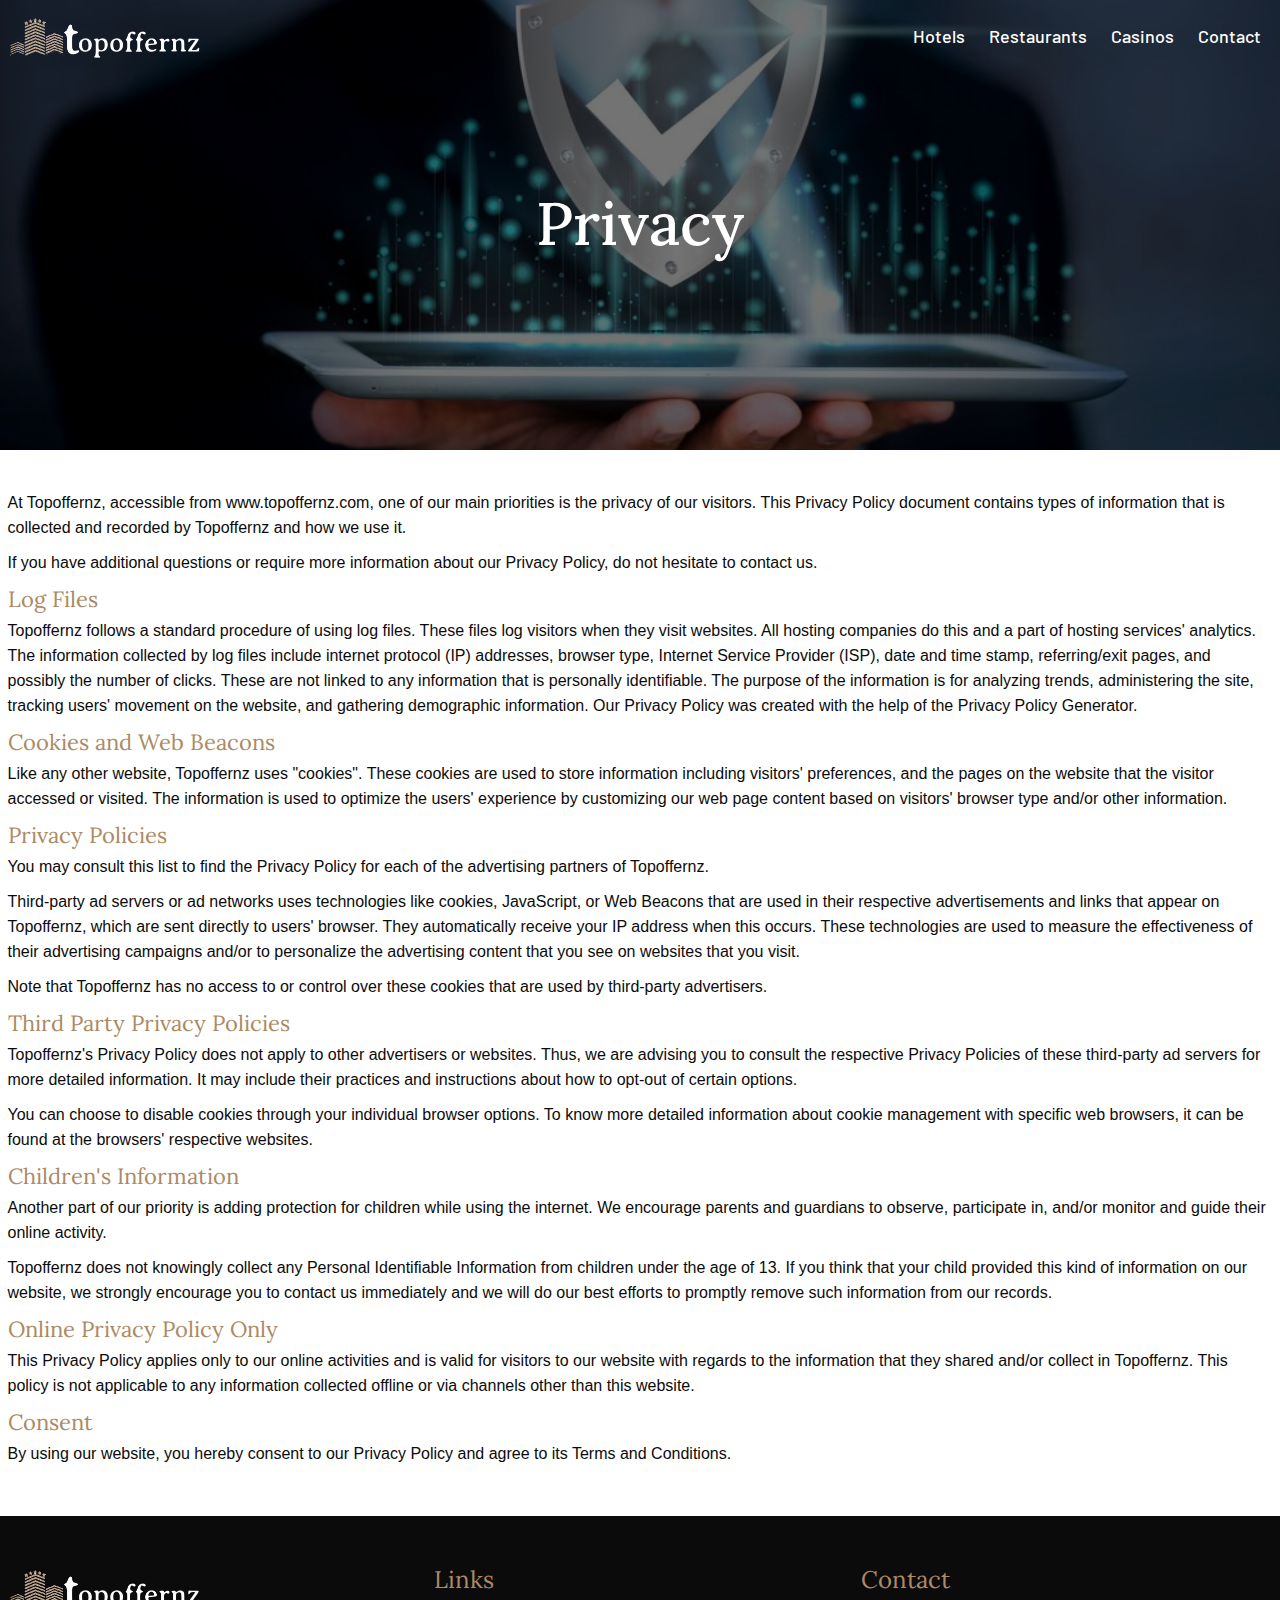
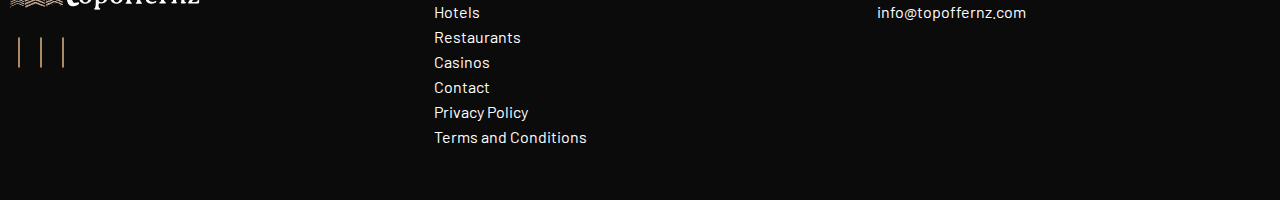
<file: privacy.html>
<!doctype html>
<html lang="en">

<head>
    <meta charset="utf-8">
    <meta name="viewport" content="width=device-width, initial-scale=1">
    <link rel="stylesheet" href="https://cdnjs.cloudflare.com/ajax/libs/font-awesome/6.4.0/css/all.min.css"
        integrity="sha512-iecdLmaskl7CVkqkXNQ/ZH/XLlvWZOJyj7Yy7tcenmpD1ypASozpmT/E0iPtmFIB46ZmdtAc9eNBvH0H/ZpiBw=="
        crossorigin="anonymous" referrerpolicy="no-referrer" />
    <link href="https://fonts.googleapis.com/css2?family=Barlow:wght@400;500&display=swap" rel="stylesheet">
    <link href="https://fonts.googleapis.com/css2?family=Lora:ital,wght@0,400..700;1,400..700&display=swap"
        rel="stylesheet">
    <link rel="stylesheet" href="css/bootstrap.css">
    <link rel="stylesheet" href="css/style.css">
    <link rel="stylesheet" href="css/responsive.css">
    <link rel="icon" href="images/favicon.png" type="image/x-icon">
    <title>Privacy Policy</title>
</head>

<body>
    <!-- site-header start -->
    <header class="site-header">
        <div class="container">
            <div class="site-logo">
                <a href="index.html"><img src="images/headerlogo-white.png" alt="site-logo"></a>
            </div>

            <nav class="site-nav">
                <ul>
                    <li><a href="hotels.html">Hotels</a></li>
                    <li><a href="restaurants.html">Restaurants </a></li>
                    <li><a href="casinos.html">Casinos</a></li>
                    <li><a href="contact.html">Contact </a></li>
                    <li class="closed-menu">
                        <a href="#">×</a>
                    </li>
                </ul>
            </nav>

            <div class="menu-toggle">
                <div class="bar-1"></div>
                <div class="bar-2"></div>
                <div class="bar-3"></div>
            </div>
        </div>
    </header>
    <!-- site-header end -->

    <!-- site privacybanner start -->
    <div class="privacy__section">
        <div class="container">
            <div class="row">
                <div class="col-lg-12">
                    <div class="banner__text">
                        <h1>Privacy</h1>
                    </div>
                </div>
            </div>
        </div>
    </div>
    <!-- site privacybanner end -->

    <!-- site privacytext start -->
    <section class="privacy-policy">
        <div class="container">
            <div class="content-wrap">
                <p>At Topoffernz, accessible from www.topoffernz.com, one of our main priorities is the privacy of our
                    visitors. This Privacy Policy document contains types of information that is collected and recorded
                    by Topoffernz and how we use it.
                </p>
                <p>If you have additional questions or require more information about our Privacy Policy, do not
                    hesitate to contact us.</p>

                <h4>Log Files
                </h4>
                <p>Topoffernz follows a standard procedure of using log files. These files log visitors when they visit
                    websites. All hosting companies do this and a part of hosting services' analytics. The information
                    collected by log files include internet protocol (IP) addresses, browser type, Internet Service
                    Provider (ISP), date and time stamp, referring/exit pages, and possibly the number of clicks. These
                    are not linked to any information that is personally identifiable. The purpose of the information is
                    for analyzing trends,
                    administering the site, tracking users' movement on the website, and gathering demographic
                    information. Our Privacy Policy was created with the help of the Privacy Policy Generator.
                </p>
                <h4>Cookies and Web Beacons </h4>
                <p>Like any other website, Topoffernz uses "cookies". These cookies are used to store information
                    including visitors' preferences, and the pages on the website that the visitor accessed or visited.
                    The information is used to optimize the users' experience by customizing our web page content based
                    on visitors' browser type and/or other information. </p>

                <h4>Privacy Policies
                </h4>
                <p>You may consult this list to find the Privacy Policy for each of the advertising partners of
                    Topoffernz.
                </p>
                <p>Third-party ad servers or ad networks uses technologies like cookies, JavaScript, or Web Beacons that
                    are used in their respective advertisements and links that appear on Topoffernz, which are sent
                    directly to users' browser. They automatically receive your IP address when this occurs. These
                    technologies are used to measure the effectiveness of their advertising campaigns and/or to
                    personalize the advertising content that you see on websites that you visit.
                </p>
                <p>Note that Topoffernz has no access to or control over these cookies that are used by third-party
                    advertisers.
                </p>

                <h4>Third Party Privacy Policies
                </h4>
                <p>Topoffernz's Privacy Policy does not apply to other advertisers or websites. Thus, we are advising
                    you to consult the respective Privacy Policies of these third-party ad servers for more detailed
                    information. It may include their practices and instructions about how to opt-out of certain
                    options.
                </p>
                <p>You can choose to disable cookies through your individual browser options. To know more detailed
                    information about cookie management with specific web browsers, it can be found at the browsers'
                    respective websites.
                </p>
                <h4>Children's Information
                </h4>
                <p>Another part of our priority is adding protection for children while using the internet. We encourage
                    parents and guardians to observe, participate in, and/or monitor and guide their online activity.
                </p>

                <p>Topoffernz does not knowingly collect any Personal Identifiable Information from children under the
                    age of 13. If you think that your child provided this kind of information on our website, we
                    strongly encourage you to contact us immediately and we will do our best efforts to promptly remove
                    such information from our records. </p>
                <h4>Online Privacy Policy Only
                </h4>
                <p>This Privacy Policy applies only to our online activities and is valid for visitors to our website
                    with regards to the information that they shared and/or collect in Topoffernz. This policy is not
                    applicable to any information collected offline or via channels other than this website.
                </p>
                <h4>Consent </h4>
                <p>By using our website, you hereby consent to our Privacy Policy and agree to its Terms and Conditions.
                </p>
            </div>
        </div>
    </section>
    <!-- site privacytext end -->


    <!-- site footer start -->
    <div class="footer">
        <div class="container">
            <div class="row">
                <div class="col-lg-4 col-md-4 col-sm-12">
                    <div class="footer-logo">
                        <a href="index.html"><img src="images/headerlogo-white.png" alt="footer-logo"
                                class="img-fluid"></a>
                    </div>
                    <div class="social-signals">
                        <i class="fa-brands fa-facebook-f"></i>
                        <i class="fa-brands fa-instagram"></i>
                        <i class="fa-brands fa-twitter"></i>
                    </div>
                </div>
                <div class="col-lg-4 col-md-4 col-sm-12">
                    <div class="footer-links">
                        <h3>Links</h3>
                        <ul>
                            <li><a href="hotels.html">Hotels</a></li>
                            <li><a href="restaurants.html">Restaurants </a></li>
                            <li><a href="casinos.html">Casinos</a></li>
                            <li><a href="contact.html">Contact </a></li>
                            <li><a href="privacy.html">Privacy Policy</a></li>
                            <li><a href="terms-conditons.html">Terms and Conditions </a></li>
                        </ul>
                    </div>
                </div>
                <div class="col-lg-4 col-md-4 col-sm-12">
                    <div class="footer-adresse">
                        <h3>Contact</h3>
                        <div class="footer-mails">
                            <div class="mails-names">
                                <i class="fa-solid fa-envelope" style="color: #C09A76;"></i>
                                <a href="mailto:">info@topoffernz.com </a>
                            </div>
                        </div>
                    </div>
                </div>
            </div>

        </div>
    </div>
    <!-- site footer end -->
    <script src="js/bootstrap.js"></script>
    <script src="js/jquery.js"></script>
    <script src="js/owl.carousel.js"></script>


    <script>
        $(document).ready(function () {
            $(".menu-toggle").click(function () {
                $("body").addClass("toggle");
            });
        });

        $(document).ready(function () {
            $(".closed-menu").click(function () {
                $("body").removeClass("toggle");
            });
        });
    </script>

    <script>
        $(document).ready(function () {
            $(window).scroll(function () {
                var header = $("header");
                header.toggleClass("sticky", $(window).scrollTop() > 0);
            });
        });
    </script>




</body>

</html>
</file>
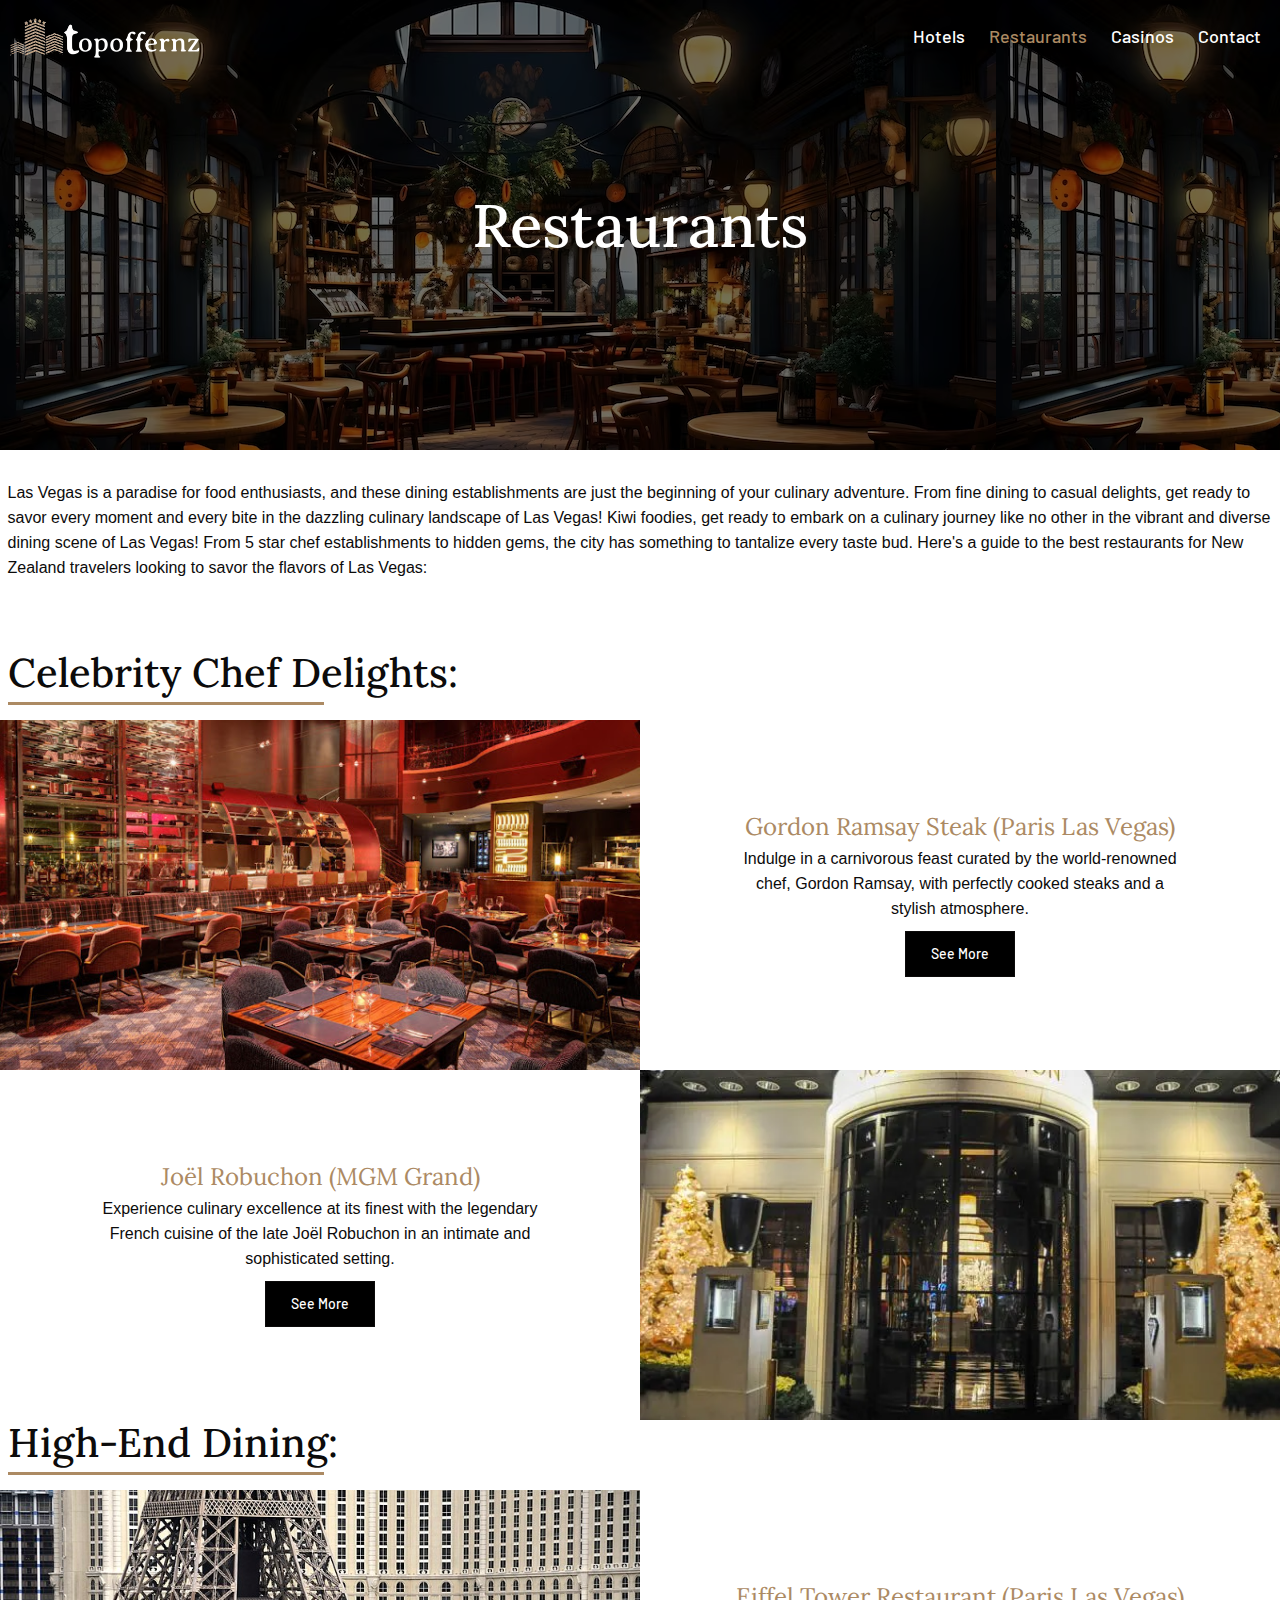
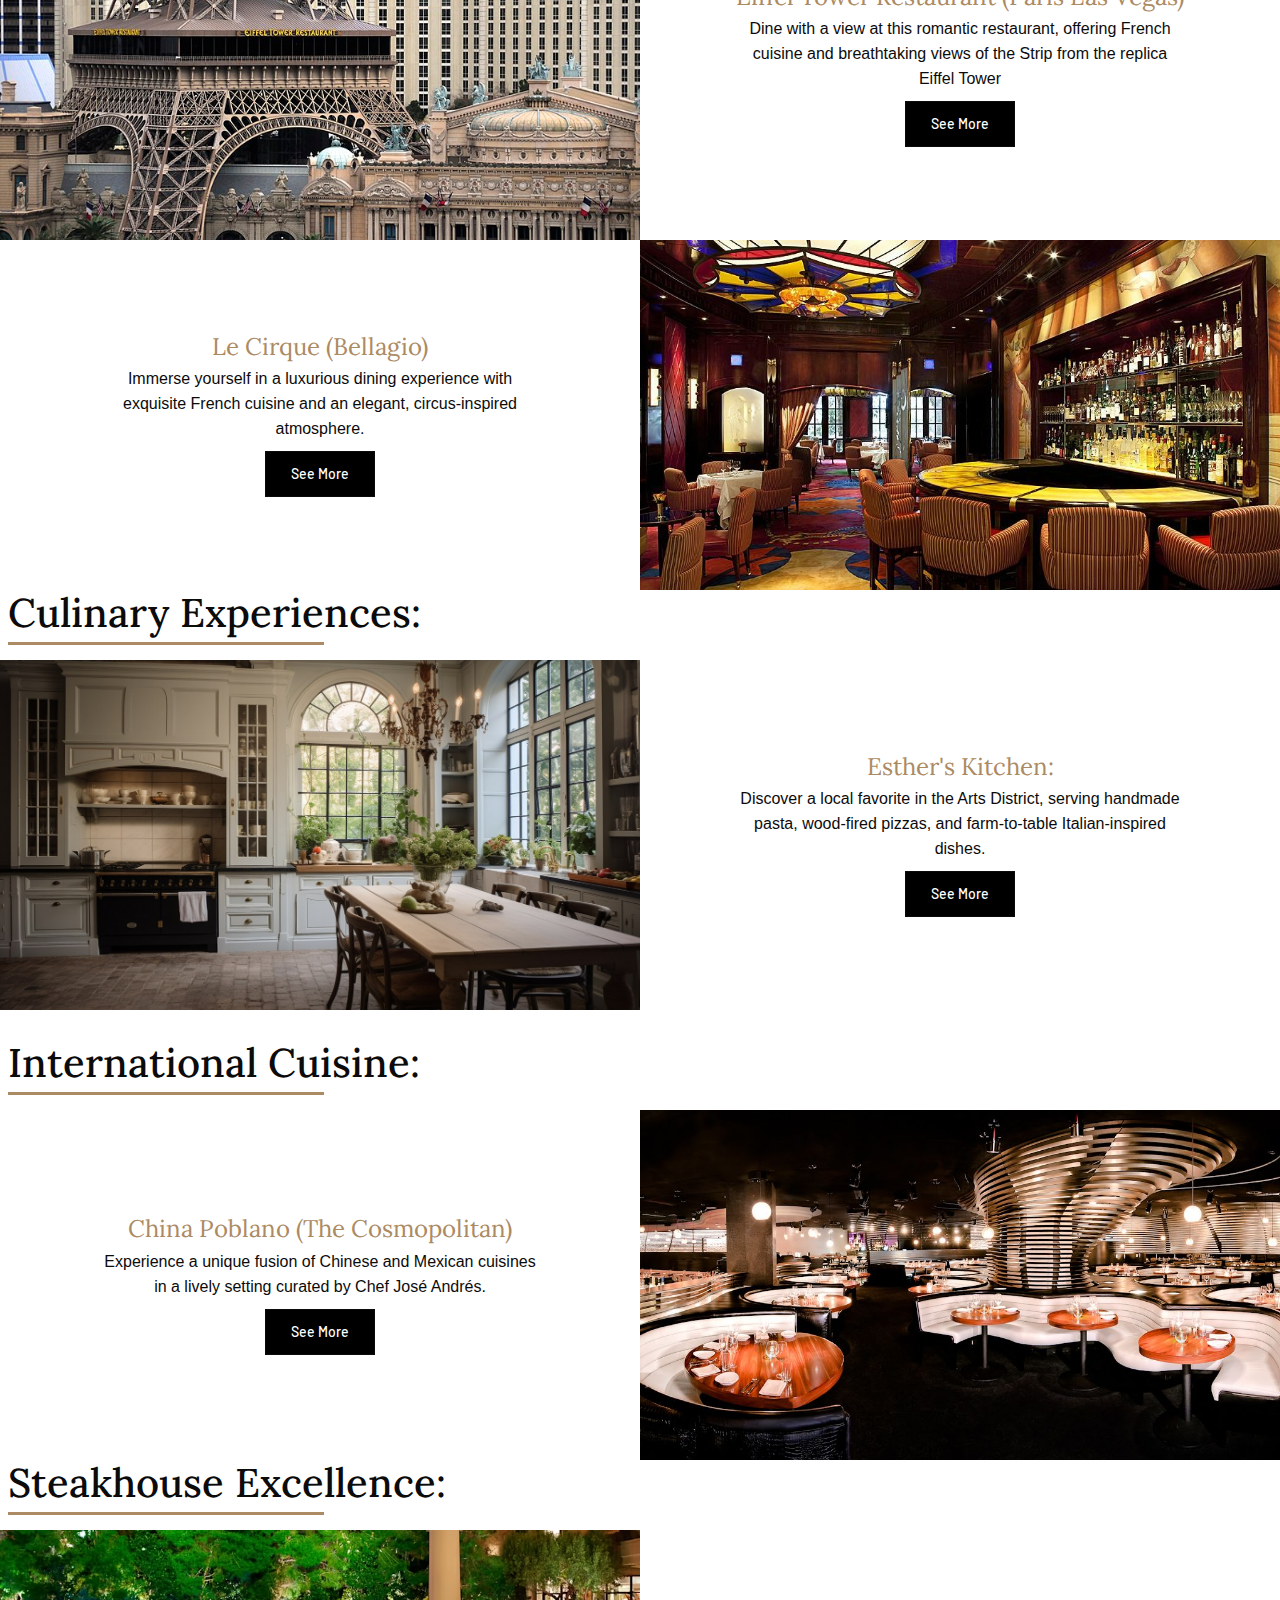
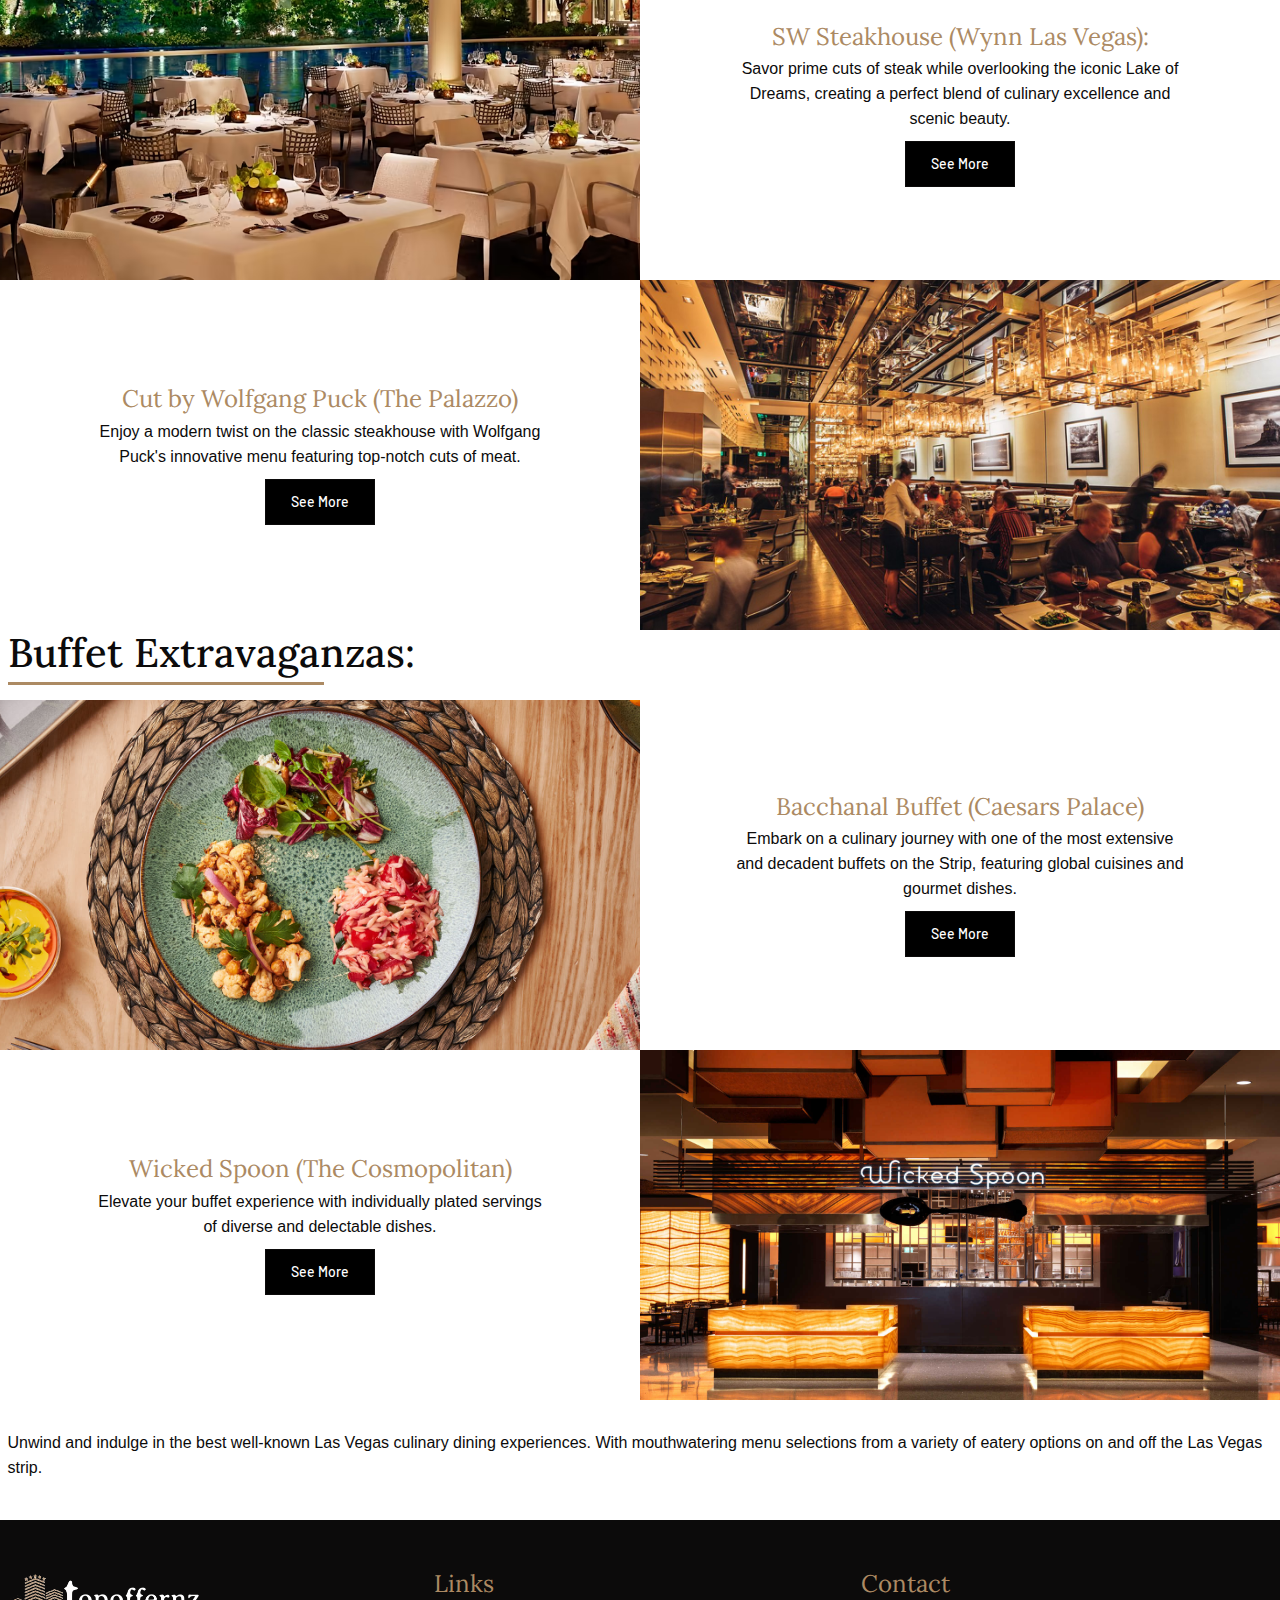
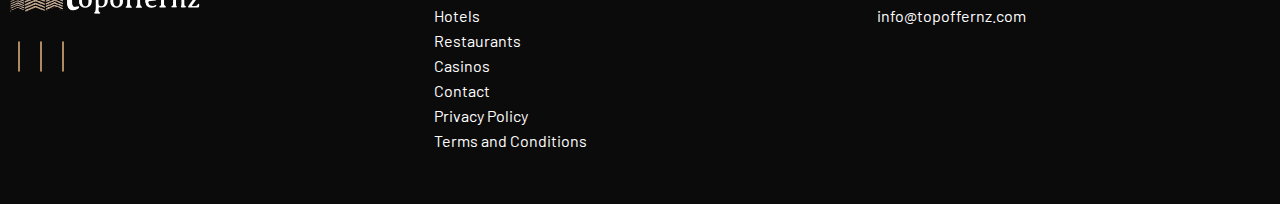
<file: restaurants.html>
<!doctype html>
<html lang="en">

<head>
  <meta charset="utf-8">
  <meta name="viewport" content="width=device-width, initial-scale=1">
  <link rel="stylesheet" href="https://cdnjs.cloudflare.com/ajax/libs/font-awesome/6.4.0/css/all.min.css"
    integrity="sha512-iecdLmaskl7CVkqkXNQ/ZH/XLlvWZOJyj7Yy7tcenmpD1ypASozpmT/E0iPtmFIB46ZmdtAc9eNBvH0H/ZpiBw=="
    crossorigin="anonymous" referrerpolicy="no-referrer" />
  <link href="https://fonts.googleapis.com/css2?family=Barlow:wght@400;500&display=swap" rel="stylesheet">
  <link href="https://fonts.googleapis.com/css2?family=Lora:ital,wght@0,400..700;1,400..700&display=swap"
    rel="stylesheet">
  <link rel="stylesheet" href="css/bootstrap.css">
  <link rel="stylesheet" href="css/style.css">
  <link rel="stylesheet" href="css/responsive.css">
  <link rel="icon" href="images/favicon.png" type="image/x-icon">
  <title>Restaurants</title>
</head>

<body>
  <!-- site-header start -->
  <header class="site-header">
    <div class="container">
      <div class="site-logo">
        <a href="index.html"><img src="images/headerlogo-white.png" alt="site-logo"></a>
      </div>

      <nav class="site-nav">
        <ul>
          <li><a href="hotels.html">Hotels</a></li>
          <li><a href="restaurants.html" class="menu active">Restaurants </a></li>
          <li><a href="casinos.html">Casinos</a></li>
          <li><a href="contact.html">Contact </a></li>
          <li class="closed-menu">
            <a href="#">×</a>
          </li>
        </ul>
      </nav>

      <div class="menu-toggle">
        <div class="bar-1"></div>
        <div class="bar-2"></div>
        <div class="bar-3"></div>
      </div>
    </div>
  </header>
  <!-- site header end -->

  <!-- site banner start -->
  <section class="restaurantsbanner banner">
    <div class="container">
      <div class="row">
        <div class="col-12">
          <div class="bannertitle">
            <h1>
              Restaurants
            </h1>
          </div>
        </div>
      </div>
    </div>
  </section>
  <!-- site banner end -->

  <!-- site toptext start -->
  <section class="toptext">
    <div class="container">
      <div class="row">
        <div class="col-12">
          <div class="topetext-para">
            <p>Las Vegas is a paradise for food enthusiasts, and these dining establishments are just the beginning of
              your culinary adventure. From fine dining to casual delights, get ready to savor every moment and every
              bite in the dazzling culinary landscape of Las Vegas! Kiwi foodies, get ready to embark on a culinary
              journey like no other in the vibrant and diverse dining scene of Las Vegas! From 5 star chef
              establishments to hidden gems, the city has something to tantalize every taste bud. Here's a guide to the
              best restaurants for New Zealand travelers looking to savor the flavors of Las Vegas: </p>
          </div>
        </div>
      </div>
    </div>
  </section>
  <!-- site toptext end -->

  <!-- site restaurentcard start -->
  <div class="hotelmain">
    <div class="container">
      <h2>Celebrity Chef Delights:</h2>
      <div class="row">
        <div class="col-lg-6 col-md-6 col-sm-12 p-0">
          <div class="hotelcard">
            <div class="hotelpicture">
              <img src="images/restaurentcard1.jpg" alt="restaurentcard1" class="img-fluid">
            </div>
          </div>
        </div>
        <div class="col-lg-6 col-md-6 col-sm-12 p-0">
          <div class="hotelcontent">
            <h3>Gordon Ramsay Steak (Paris Las Vegas)</h3>
            <p>Indulge in a carnivorous feast curated by the world-renowned chef, Gordon Ramsay, with perfectly cooked
              steaks and a stylish atmosphere.</p>
            <div class="link-btn">
              <a href="https://www.caesars.com/paris-las-vegas/restaurants/gordon-ramsay-steak?utm_campaign=gmb&utm_source=google&utm_medium=local&utm_term=GordonRamsaySteak&utm_content=restaurant&y_source=1_NDM2Njg4OS03MTUtbG9jYXRpb24ud2Vic2l0ZQ%3D%3D "
                target="_blank">See
                more</a>
            </div>
          </div>
        </div>
      </div>
      <div class="row flex-wrap-reverse">
        <div class="col-lg-6 col-md-6 col-sm-12 p-0">
          <div class="hotelcontent">
            <h3> Joël Robuchon (MGM Grand)</h3>
            <p>Experience culinary excellence at its finest with the legendary French cuisine of the late Joël Robuchon
              in an intimate and sophisticated setting. </p>
            <div class="link-btn">
              <a href="https://mgmgrand.mgmresorts.com/en/restaurants/joel-robuchon-french-restaurant.html"
                target="_blank">See
                more</a>
            </div>
          </div>
        </div>
        <div class="col-lg-6 col-md-6 col-sm-12 p-0">
          <div class="hotelcard">
            <div class="hotelpicture">
              <img src="images/restaurentcard2.jpg" alt="restaurentcard2" class="img-fluid">
            </div>
          </div>
        </div>
      </div>
      <h2>High-End Dining:</h2>
      <div class="row">
        <div class="col-lg-6 col-md-6 col-sm-12 p-0">
          <div class="hotelcard">
            <div class="hotelpicture">
              <img src="images/restaurentcard3.jpg" alt="restaurentcard3" class="img-fluid">
            </div>
          </div>
        </div>
        <div class="col-lg-6 col-md-6 col-sm-12 p-0">
          <div class="hotelcontent">
            <h3>Eiffel Tower Restaurant (Paris Las Vegas)</h3>
            <p>Dine with a view at this romantic restaurant, offering French cuisine and breathtaking views of the Strip
              from the replica Eiffel Tower</p>
            <div class="link-btn">
              <a href="https://www.eiffeltowerrestaurant.com/" target="_blank">See
                more</a>
            </div>
          </div>
        </div>
      </div>
      <div class="row flex-wrap-reverse">
        <div class="col-lg-6 col-md-6 col-sm-12 p-0">
          <div class="hotelcontent">
            <h3>Le Cirque (Bellagio)</h3>
            <p>Immerse yourself in a luxurious dining experience with exquisite French cuisine and an elegant,
              circus-inspired atmosphere. </p>
            <div class="link-btn">
              <a href="https://bellagio.mgmresorts.com/en/restaurants/le-cirque.html " target="_blank">See
                more</a>
            </div>
          </div>
        </div>
        <div class="col-lg-6 col-md-6 col-sm-12 p-0">
          <div class="hotelcard">
            <div class="hotelpicture">
              <img src="images/restaurentcard4.jpg" alt="restaurentcard4" class="img-fluid">
            </div>
          </div>
        </div>
      </div>
      <h2>Culinary Experiences:
      </h2>
      <div class="row">
        <div class="col-lg-6 col-md-6 col-sm-12 p-0">
          <div class="hotelcard">
            <div class="hotelpicture">
              <img src="images/restaurentcard5.avif" alt="restaurentcard5" class="img-fluid">
            </div>
          </div>
        </div>
        <div class="col-lg-6 col-md-6 col-sm-12 p-0">
          <div class="hotelcontent">
            <h3>Esther's Kitchen:</h3>
            <p>Discover a local favorite in the Arts District, serving handmade pasta, wood-fired pizzas, and
              farm-to-table Italian-inspired dishes.</p>
            <div class="link-btn">
              <a href="http://www.estherslv.com/ " target="_blank">See
                more</a>
            </div>
          </div>
        </div>
      </div>
      <h2 class="mt-5">International Cuisine:</h2>
      <div class="row flex-wrap-reverse">
        <div class="col-lg-6 col-md-6 col-sm-12 p-0">
          <div class="hotelcontent">
            <h3>China Poblano (The Cosmopolitan)</h3>
            <p>Experience a unique fusion of Chinese and Mexican cuisines in a lively setting curated by Chef José
              Andrés. </p>
            <div class="link-btn">
              <a href="https://www.cosmopolitanlasvegas.com/restaurants/china-poblano 
                          " target="_blank">See
                more</a>
            </div>
          </div>
        </div>
        <div class="col-lg-6 col-md-6 col-sm-12 p-0">
          <div class="hotelcard">
            <div class="hotelpicture">
              <img src="images/restaurentcard6.jpg" alt="restaurentcard6" class="img-fluid">
            </div>
          </div>
        </div>
      </div>
      <h2>Steakhouse Excellence:
      </h2>
      <div class="row ">
        <div class="col-lg-6 col-md-6 col-sm-12 p-0">
          <div class="hotelcard">
            <div class="hotelpicture">
              <img src="images/restaurentcard7.webp" alt="restaurentcard7" class="img-fluid">
            </div>
          </div>
        </div>
        <div class="col-lg-6 col-md-6 col-sm-12 p-0">
          <div class="hotelcontent">
            <h3> SW Steakhouse (Wynn Las Vegas):</h3>
            <p>Savor prime cuts of steak while overlooking the iconic Lake of Dreams, creating a perfect blend of
              culinary excellence and scenic beauty. </p>
            <div class="link-btn">
              <a href="https://www.wynnlasvegas.com/dining/fine-dining/sw-steakhouse" target="_blank">See
                more</a>
            </div>
          </div>
        </div>
      </div>
      <div class="row flex-wrap-reverse">
        <div class="col-lg-6 col-md-6 col-sm-12 p-0">
          <div class="hotelcontent">
            <h3>Cut by Wolfgang Puck (The Palazzo)</h3>
            <p>Enjoy a modern twist on the classic steakhouse with Wolfgang Puck's innovative menu featuring top-notch
              cuts of meat. </p>
            <div class="link-btn">
              <a href="https://wolfgangpuck.com/restaurants/cut-las-vegas/ " target="_blank">See
                more</a>
            </div>
          </div>
        </div>
        <div class="col-lg-6 col-md-6 col-sm-12 p-0">
          <div class="hotelcard">
            <div class="hotelpicture">
              <img src="images/restaurentcard8.jpg" alt="restaurentcard8" class="img-fluid">
            </div>
          </div>
        </div>
      </div>
      <h2>Buffet Extravaganzas:
      </h2>
      <div class="row ">
        <div class="col-lg-6 col-md-6 col-sm-12 p-0">
          <div class="hotelcard">
            <div class="hotelpicture">
              <img src="images/restaurentcard9.jpg" alt="restaurentcard9" class="img-fluid">
            </div>
          </div>
        </div>
        <div class="col-lg-6 col-md-6 col-sm-12 p-0">
          <div class="hotelcontent">
            <h3> Bacchanal Buffet (Caesars Palace)</h3>
            <p>Embark on a culinary journey with one of the most extensive and decadent buffets on the Strip, featuring
              global cuisines and gourmet dishes. </p>
            <div class="link-btn">
              <a href="https://www.caesars.com/caesars-palace/restaurants/bacchanal-buffet" target="_blank">See
                more</a>
            </div>
          </div>
        </div>
      </div>
      <div class="row flex-wrap-reverse">
        <div class="col-lg-6 col-md-6 col-sm-12 p-0">
          <div class="hotelcontent">
            <h3> Wicked Spoon (The Cosmopolitan)</h3>
            <p>Elevate your buffet experience with individually plated servings of diverse and delectable dishes. </p>
            <div class="link-btn">
              <a href="https://www.cosmopolitanlasvegas.com/restaurants/wicked-spoon " target="_blank">See
                more</a>
            </div>
          </div>
        </div>
        <div class="col-lg-6 col-md-6 col-sm-12 p-0">
          <div class="hotelcard">
            <div class="hotelpicture">
              <img src="images/restaurentcard10.jpg" alt="restaurentcard10" class="img-fluid">
            </div>
          </div>
        </div>
      </div>
      <p class="mt-5">Unwind and indulge in the best well-known Las Vegas culinary dining experiences. With
        mouthwatering menu
        selections from a variety of eatery options on and off the Las Vegas strip. </p>
    </div>
  </div>
  <!-- site restaurentcard end -->

  <!-- site footer start -->
  <div class="footer">
    <div class="container">
      <div class="row">
        <div class="col-lg-4 col-md-4 col-sm-12">
          <div class="footer-logo">
            <a href="index.html"><img src="images/headerlogo-white.png" alt="footer-logo" class="img-fluid"></a>
          </div>
          <div class="social-signals">
            <i class="fa-brands fa-facebook-f"></i>
            <i class="fa-brands fa-instagram"></i>
            <i class="fa-brands fa-twitter"></i>
          </div>
        </div>
        <div class="col-lg-4 col-md-4 col-sm-12">
          <div class="footer-links">
            <h3>Links</h3>
            <ul>
              <li><a href="hotels.html">Hotels</a></li>
              <li><a href="restaurants.html">Restaurants </a></li>
              <li><a href="casinos.html">Casinos</a></li>
              <li><a href="contact.html">Contact </a></li>
              <li><a href="privacy.html">Privacy Policy</a></li>
              <li><a href="terms-conditons.html">Terms and Conditions </a></li>
            </ul>
          </div>
        </div>
        <div class="col-lg-4 col-md-4 col-sm-12">
          <div class="footer-adresse">
            <h3>Contact</h3>
            <div class="footer-mails">
              <div class="mails-names">
                <i class="fa-solid fa-envelope" style="color: #C09A76;"></i>
                <a href="mailto:">info@topoffernz.com </a>
              </div>
            </div>
          </div>
        </div>
      </div>

    </div>
  </div>
  <!-- site footer end -->
  <script src="js/bootstrap.js"></script>
  <script src="js/jquery.js"></script>
  <script src="js/owl.carousel.js"></script>


  <script>
    $(document).ready(function () {
      $(".menu-toggle").click(function () {
        $("body").addClass("toggle");
      });
    });

    $(document).ready(function () {
      $(".closed-menu").click(function () {
        $("body").removeClass("toggle");
      });
    });
  </script>

  <script>
    $(document).ready(function () {
      $(window).scroll(function () {
        var header = $("header");
        header.toggleClass("sticky", $(window).scrollTop() > 0);
      });
    });
  </script>




</body>

</html>
</file>
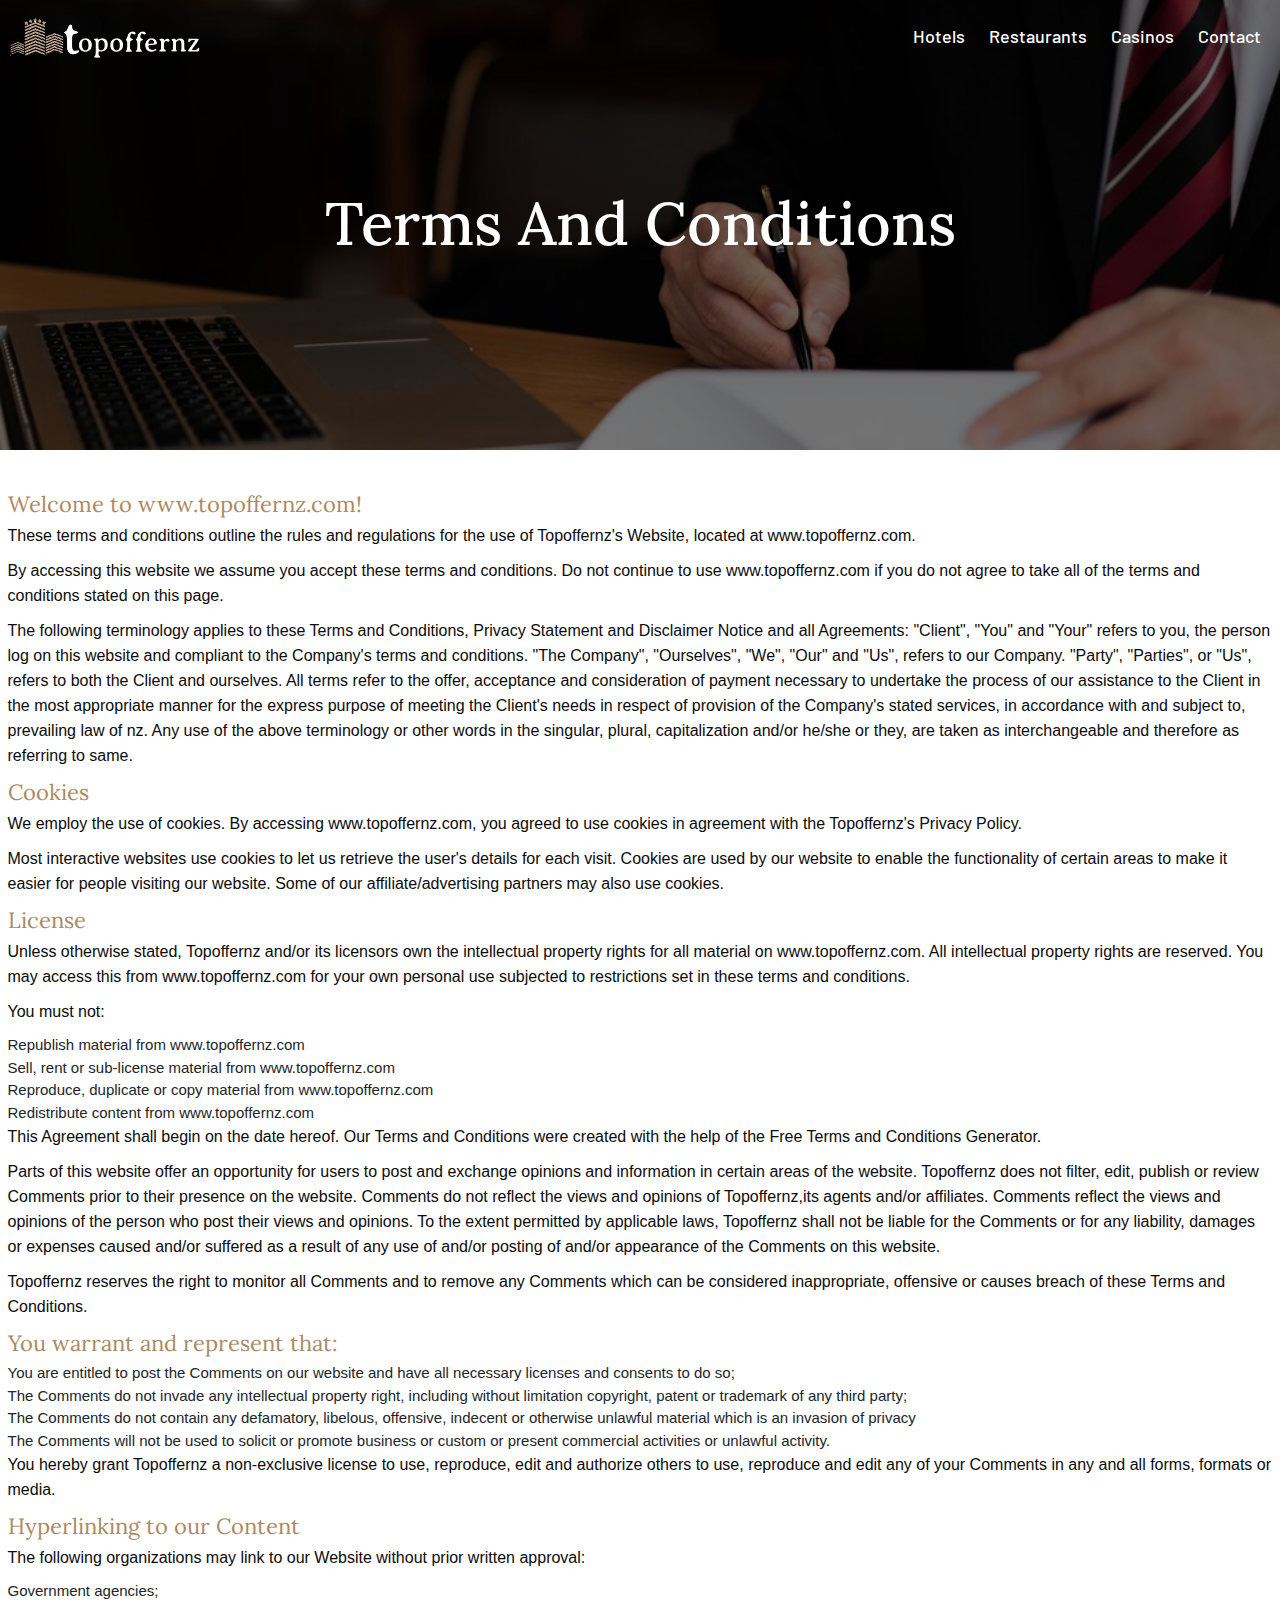
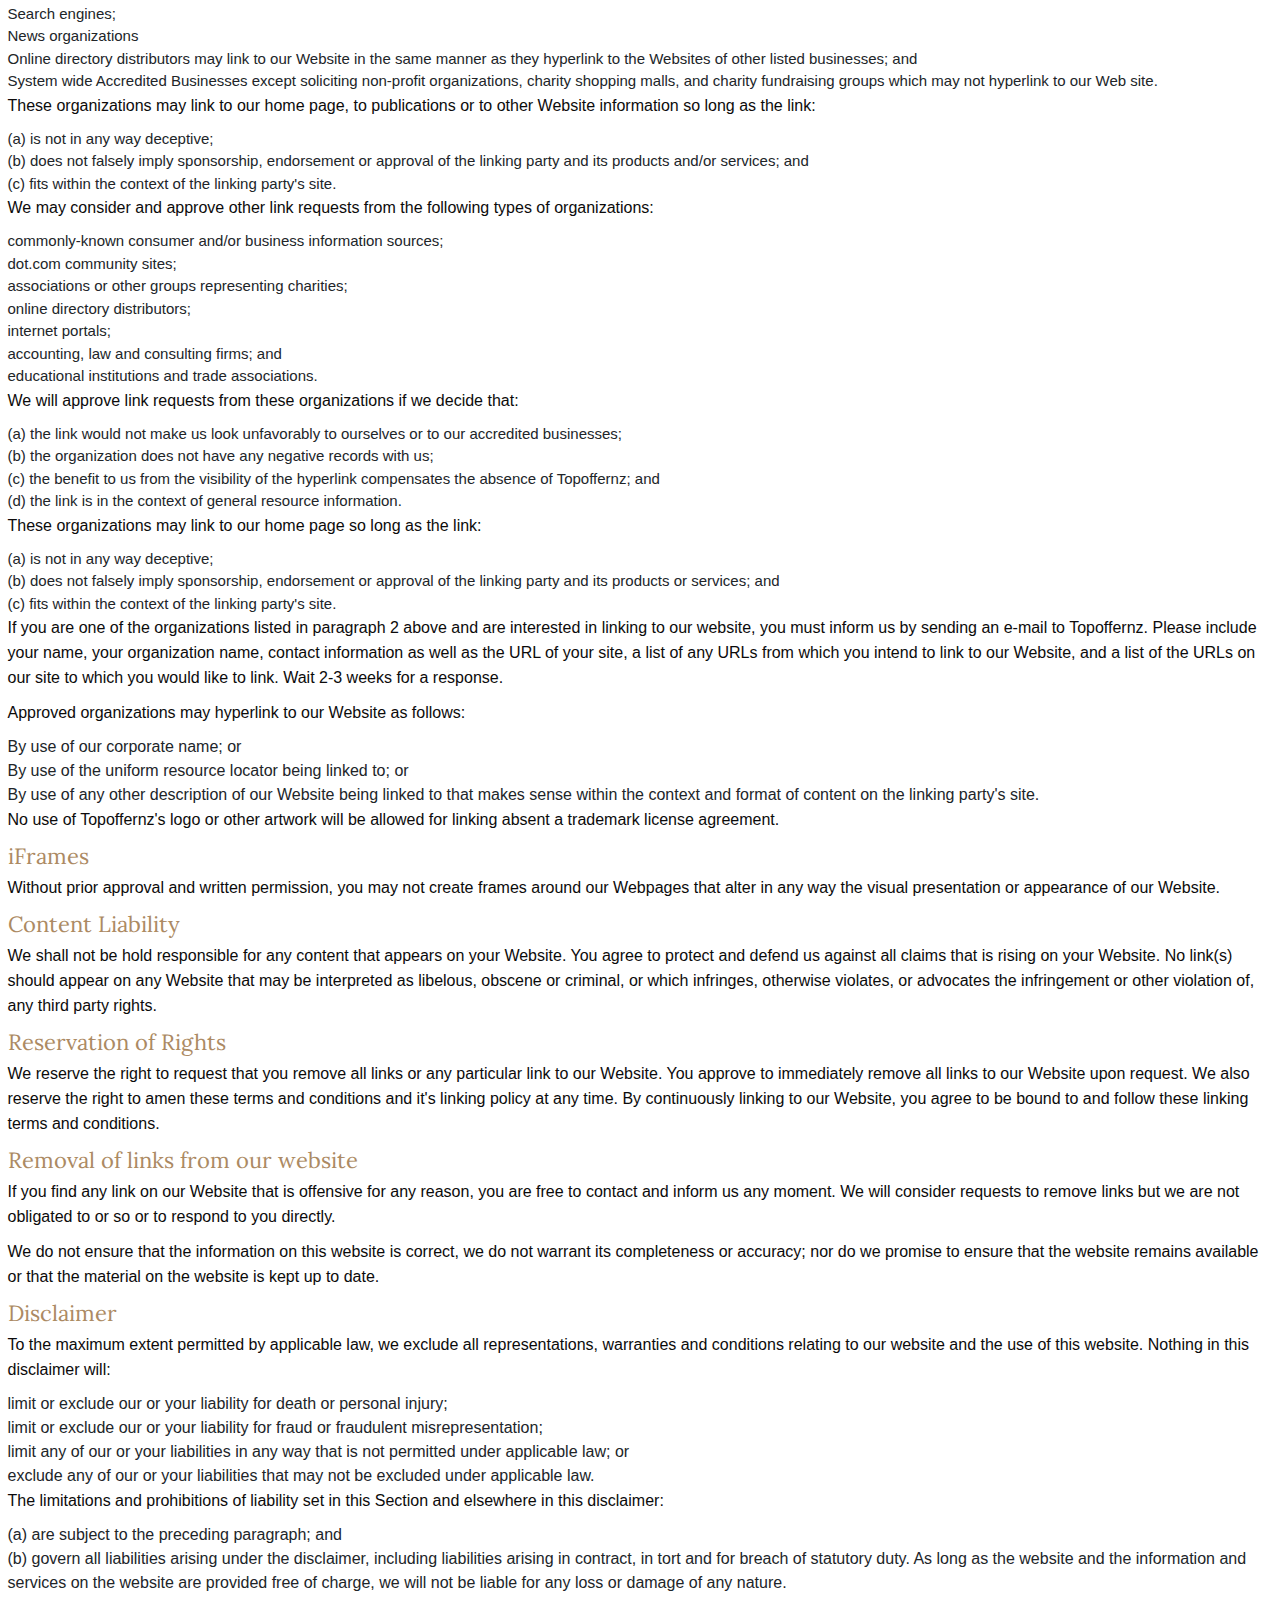
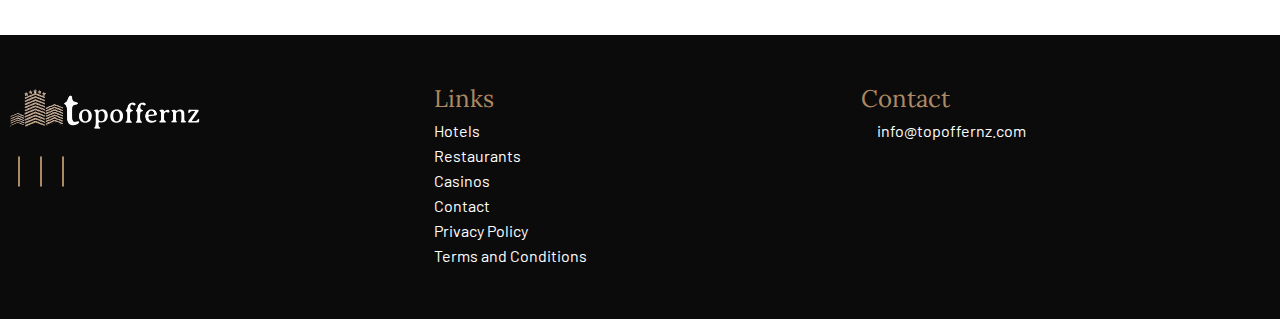
<file: terms-conditons.html>
<!doctype html>
<html lang="en">

<head>
  <meta charset="utf-8">
  <meta name="viewport" content="width=device-width, initial-scale=1">
  <link rel="stylesheet" href="https://cdnjs.cloudflare.com/ajax/libs/font-awesome/6.4.0/css/all.min.css"
    integrity="sha512-iecdLmaskl7CVkqkXNQ/ZH/XLlvWZOJyj7Yy7tcenmpD1ypASozpmT/E0iPtmFIB46ZmdtAc9eNBvH0H/ZpiBw=="
    crossorigin="anonymous" referrerpolicy="no-referrer" />
  <link href="https://fonts.googleapis.com/css2?family=Barlow:wght@400;500&display=swap" rel="stylesheet">
  <link href="https://fonts.googleapis.com/css2?family=Lora:ital,wght@0,400..700;1,400..700&display=swap"
    rel="stylesheet">
  <link rel="stylesheet" href="css/bootstrap.css">
  <link rel="stylesheet" href="css/style.css">
  <link rel="stylesheet" href="css/responsive.css">
  <link rel="icon" href="images/favicon.png" type="image/x-icon">
  <title>Terms and Conditions</title>
</head>

<body>
  <!-- site-header start -->
  <header class="site-header">
    <div class="container">
      <div class="site-logo">
        <a href="index.html"><img src="images/headerlogo-white.png" alt="site-logo"></a>
      </div>

      <nav class="site-nav">
        <ul>
          <li><a href="hotels.html">Hotels</a></li>
          <li><a href="restaurants.html">Restaurants </a></li>
          <li><a href="casinos.html">Casinos</a></li>
          <li><a href="contact.html">Contact </a></li>
          <li class="closed-menu">
            <a href="#">×</a>
          </li>
        </ul>
      </nav>

      <div class="menu-toggle">
        <div class="bar-1"></div>
        <div class="bar-2"></div>
        <div class="bar-3"></div>
      </div>
    </div>
  </header>
  <!-- site-header start -->
  <!-- site termsbanner start -->
  <div class="terms__section">
    <div class="container">
      <div class="row">
        <div class="col-lg-12">
          <div class="banner__text">
            <h1>Terms and Conditions</h1>
          </div>
        </div>
      </div>
    </div>
  </div>
  <!-- site termsbanner end -->


  <!-- site termstext start -->
  <section class="terms">
    <div class="container">
      <div class="content-wrap">
        <h4>Welcome to www.topoffernz.com!
        </h4>
        <p>These terms and conditions outline the rules and regulations for the use of Topoffernz's Website, located at
          www.topoffernz.com.
        </p>
        <p>By accessing this website we assume you accept these terms and conditions. Do not continue to use
          www.topoffernz.com if you do not agree to take all of the terms and conditions stated on this page.
        </p>
        <p>The following terminology applies to these Terms and Conditions, Privacy Statement and Disclaimer Notice and
          all Agreements: "Client", "You" and "Your" refers to you, the person log on this website and compliant to the
          Company's terms and conditions. "The Company", "Ourselves", "We", "Our" and "Us", refers to our Company.
          "Party", "Parties", or "Us", refers to both the Client and ourselves. All terms refer to the offer, acceptance
          and consideration of payment necessary to undertake the process of our assistance to the Client in the most
          appropriate manner for the express purpose of meeting the Client's needs in respect of provision of the
          Company's stated services, in accordance with and subject to, prevailing law of nz. Any use of the above
          terminology or other words in the singular, plural, capitalization and/or he/she or they, are taken as
          interchangeable and therefore as referring to same.
        </p>
        <h4>Cookies </h4>
        <p>We employ the use of cookies. By accessing www.topoffernz.com, you agreed to use cookies in agreement with
          the Topoffernz's Privacy Policy.
        </p>
        <p>Most interactive websites use cookies to let us retrieve the user's details for each visit. Cookies are used
          by our website to enable the functionality of certain areas to make it easier for people visiting our website.
          Some of our affiliate/advertising partners may also use cookies.
        </p>
        <h4>License
        </h4>
        <p>Unless otherwise stated, Topoffernz and/or its licensors own the intellectual property rights for all
          material on www.topoffernz.com. All intellectual property rights are reserved. You may access this from
          www.topoffernz.com for your own personal use subjected to restrictions set in these terms and conditions.
        </p>
        <p>You must not:
        </p>
        <ul>
          <li>Republish material from www.topoffernz.com </li>
          <li>Sell, rent or sub-license material from www.topoffernz.com
          </li>
          <li>Reproduce, duplicate or copy material from www.topoffernz.com</li>
          <li>Redistribute content from www.topoffernz.com</li>
        </ul>
        <p>This Agreement shall begin on the date hereof. Our Terms and Conditions were created with the help of the
          Free Terms and Conditions Generator.
        </p>
        <p>Parts of this website offer an opportunity for users to post and exchange opinions and information in certain
          areas of the website. Topoffernz does not filter, edit, publish or review Comments prior to their presence on
          the website. Comments do not reflect the views and opinions of Topoffernz,its agents and/or affiliates.
          Comments reflect the views and opinions of the person who post their views and opinions. To the extent
          permitted by applicable laws, Topoffernz shall not be liable for the Comments or for any liability, damages or
          expenses caused and/or suffered as a result of any use of and/or posting of and/or appearance of the Comments
          on this website.
        </p>
        <p>Topoffernz reserves the right to monitor all Comments and to remove any Comments which can be considered
          inappropriate, offensive or causes breach of these Terms and Conditions.
        </p>
        <h4>You warrant and represent that: </h4>
        <ul>
          <li> You are entitled to post the Comments on our website and have all necessary licenses and consents to do
            so;</li>
          <li>The Comments do not invade any intellectual property right, including without limitation copyright, patent
            or trademark of any third party;</li>
          <li>The Comments do not contain any defamatory, libelous, offensive, indecent or otherwise unlawful material
            which is an invasion of privacy
          </li>
          <li>The Comments will not be used to solicit or promote business or custom or present commercial activities or
            unlawful activity.</li>
        </ul>
        <p>You hereby grant Topoffernz a non-exclusive license to use, reproduce, edit and authorize others to use,
          reproduce and edit any of your Comments in any and all forms, formats or media.
        </p>
        <h4>Hyperlinking to our Content </h4>
        <p>The following organizations may link to our Website without prior written approval: </p>
        <ul>
          <li>Government agencies; </li>
          <li>Search engines; </li>
          <li>News organizations</li>
          <li>Online directory distributors may link to our Website in the same manner as they hyperlink to the Websites
            of other listed businesses; and </li>
          <li> System wide Accredited Businesses except soliciting non-profit organizations, charity shopping malls, and
            charity fundraising groups which may not hyperlink to our Web site. </li>
        </ul>
        <p>These organizations may link to our home page, to publications or to other Website information so long as the
          link:</p>
        <ul>
          <li>(a) is not in any way deceptive;</li>
          <li>(b) does not falsely imply sponsorship, endorsement or approval of the linking party and its products
            and/or services; and</li>
          <li> (c) fits within the context of the linking party's site.
          </li>
        </ul>
        <p>We may consider and approve other link requests from the following types of organizations:
        </p>
        <ul>
          <li>commonly-known consumer and/or business information sources; </li>
          <li>dot.com community sites;
          </li>
          <li> associations or other groups representing charities; </li>
          <li>online directory distributors; </li>
          <li>internet portals; </li>
          <li>accounting, law and consulting firms; and </li>
          <li>educational institutions and trade associations. </li>
        </ul>
        <p>We will approve link requests from these organizations if we decide that: </p>
        <ul>
          <li>(a) the link would not make us look unfavorably to ourselves or to our accredited businesses; </li>
          <li>(b) the organization does not have any negative records with us;</li>
          <li>(c) the benefit to us from the visibility of the hyperlink compensates the absence of Topoffernz; and
          </li>
          <li>(d) the link is in the context of general resource information. </li>
        </ul>
        <p>These organizations may link to our home page so long as the link:</p>
        <ul>
          <li> (a) is not in any way deceptive; </li>
          <li> (b) does not falsely imply sponsorship, endorsement or approval of the linking party and its products or
            services; and </li>
          <li>(c) fits within the context of the linking party's site.
          </li>
        </ul>
        <p>If you are one of the organizations listed in paragraph 2 above and are interested in linking to our website,
          you must inform us by sending an e-mail to Topoffernz. Please include your name, your organization name,
          contact information as well as the URL of your site, a list of any URLs from which you intend to link to our
          Website, and a list of the URLs on our site to which you would like to link. Wait 2-3 weeks for a response.
        </p>
        <p>Approved organizations may hyperlink to our Website as follows:</p>
      </div>
      <ul>
        <li>By use of our corporate name; or </li>
        <li> By use of the uniform resource locator being linked to; or
        </li>
        <li>By use of any other description of our Website being linked to that makes sense within the context and
          format of content on the linking party's site. </li>
      </ul>
      <p>No use of Topoffernz's logo or other artwork will be allowed for linking absent a trademark license agreement.
      </p>
      <h4>iFrames </h4>
      <p>Without prior approval and written permission, you may not create frames around our Webpages that alter in any
        way the visual presentation or appearance of our Website.
      </p>
      <h4>Content Liability
      </h4>
      <p>We shall not be hold responsible for any content that appears on your Website. You agree to protect and defend
        us against all claims that is rising on your Website. No link(s) should appear on any Website that may be
        interpreted as libelous, obscene or criminal, or which infringes, otherwise violates, or advocates the
        infringement or other violation of, any third party rights.
      </p>
      <h4>Reservation of Rights </h4>
      <p>We reserve the right to request that you remove all links or any particular link to our Website. You approve to
        immediately remove all links to our Website upon request. We also reserve the right to amen these terms and
        conditions and it's linking policy at any time. By continuously linking to our Website, you agree to be bound to
        and follow these linking terms and conditions.</p>
      <h4>Removal of links from our website </h4>
      <p>If you find any link on our Website that is offensive for any reason, you are free to contact and inform us any
        moment. We will consider requests to remove links but we are not obligated to or so or to respond to you
        directly.
      </p>
      <p>We do not ensure that the information on this website is correct, we do not warrant its completeness or
        accuracy; nor do we promise to ensure that the website remains available or that the material on the website is
        kept up to date. </p>
      <h4>Disclaimer </h4>
      <p>To the maximum extent permitted by applicable law, we exclude all representations, warranties and conditions
        relating to our website and the use of this website. Nothing in this disclaimer will:
      </p>
      <ul>
        <li> limit or exclude our or your liability for death or personal injury; </li>
        <li>limit or exclude our or your liability for fraud or fraudulent misrepresentation; </li>
        <li>limit any of our or your liabilities in any way that is not permitted under applicable law; or </li>
        <li> exclude any of our or your liabilities that may not be excluded under applicable law.
        </li>
      </ul>
      <p>The limitations and prohibitions of liability set in this Section and elsewhere in this disclaimer: </p>
      <ul>
        <li>(a) are subject to the preceding paragraph; and </li>
        <li>(b) govern all liabilities arising under the disclaimer, including liabilities arising in contract, in tort
          and for breach of statutory duty.
          As long as the website and the information and services on the website are provided free of charge, we will
          not be liable for any loss or damage of any nature.
        </li>
      </ul>
    </div>
  </section>

  <!-- site termstext end -->

  <!-- site footer start -->
  <div class="footer">
    <div class="container">
      <div class="row">
        <div class="col-lg-4 col-md-4 col-sm-12">
          <div class="footer-logo">
            <a href="index.html"><img src="images/headerlogo-white.png" alt="footer-logo" class="img-fluid"></a>
          </div>
          <div class="social-signals">
            <i class="fa-brands fa-facebook-f"></i>
            <i class="fa-brands fa-instagram"></i>
            <i class="fa-brands fa-twitter"></i>
          </div>
        </div>
        <div class="col-lg-4 col-md-4 col-sm-12">
          <div class="footer-links">
            <h3>Links</h3>
            <ul>
              <li><a href="hotels.html">Hotels</a></li>
              <li><a href="restaurants.html">Restaurants </a></li>
              <li><a href="casinos.html">Casinos</a></li>
              <li><a href="contact.html">Contact </a></li>
              <li><a href="privacy.html">Privacy Policy</a></li>
              <li><a href="terms-conditons.html">Terms and Conditions </a></li>
            </ul>
          </div>
        </div>
        <div class="col-lg-4 col-md-4 col-sm-12">
          <div class="footer-adresse">
            <h3>Contact</h3>
            <div class="footer-mails">
              <div class="mails-names">
                <i class="fa-solid fa-envelope" style="color: #C09A76;"></i>
                <a href="mailto:">info@topoffernz.com </a>
              </div>
            </div>
          </div>
        </div>
      </div>

    </div>
  </div>
  <!-- site footer end -->
  <script src="js/bootstrap.js"></script>
  <script src="js/jquery.js"></script>
  <script src="js/owl.carousel.js"></script>


  <script>
    $(document).ready(function () {
      $(".menu-toggle").click(function () {
        $("body").addClass("toggle");
      });
    });

    $(document).ready(function () {
      $(".closed-menu").click(function () {
        $("body").removeClass("toggle");
      });
    });
  </script>

  <script>
    $(document).ready(function () {
      $(window).scroll(function () {
        var header = $("header");
        header.toggleClass("sticky", $(window).scrollTop() > 0);
      });
    });
  </script>




</body>

</html>
</file>
<file: css/style.css>
/*global start*/
@import url("https://fonts.googleapis.com/css2?family=Poppins:wght@400;500;600;700&display=swap");
li {
  list-style: none;
}

a,
button {
  font-family: "Barlow", sans-serif;
}

p {
  font-size: 16px;
  font-weight: 400;
  line-height: 25px;
  color: #0C0B0B;
  font-family: "Noah", sans-serif;
}

h1 {
  font-size: 60px;
  font-weight: 500;
  line-height: normal;
  color: #fff;
  font-family: "Lora", serif;
  text-transform: capitalize;
}
@media screen and (max-width: 768px) {
  h1 {
    font-size: 35px;
    line-height: normal;
  }
}

h2 {
  font-size: 40px;
  line-height: 45px;
  font-weight: 500;
  font-family: "Lora", serif;
  position: relative;
  color: #ac8a63;
}
@media screen and (max-width: 768px) {
  h2 {
    font-size: 28px;
    line-height: normal;
  }
}
h2::after {
  content: "";
  position: absolute;
  background-color: #ac8a63;
  height: 3px;
  width: 25%;
  bottom: -10px;
  left: 0;
}

h3 {
  font-size: 24px;
  color: #ac8a63;
  font-weight: 400;
  font-family: "Lora", serif;
}

h4 {
  font-size: 22px;
  line-height: normal;
  font-weight: 400;
  color: #ac8a63;
  font-family: "Lora", serif;
}

* {
  box-sizing: border-box;
}

body {
  margin: 0;
  padding: 0;
  overflow-x: hidden;
  font-size: 1.6rem;
}

ul {
  margin: 0;
  padding: 0;
  list-style-type: none;
}

li {
  font-family: "Noah", sans-serif;
}

img {
  width: 100%;
}

a {
  text-decoration: none;
  color: inherit;
}

a:focus {
  color: inherit;
}

html {
  font-size: 62.5%;
}

.container {
  max-width: 1280px;
  margin: 0 auto;
  width: 100%;
}

/*global end*/
/*header start*/
header.site-header {
  background: transparent;
  font-size: 18px;
  padding: 14px 0;
  font-weight: 700;
  text-transform: capitalize;
  color: #000000;
  position: absolute;
  top: 0;
  left: 0;
  right: 0;
  z-index: 999;
  width: 100%;
  transition: 0.3s;
}

header.site-header.sticky {
  background: #0C0B0B;
  box-shadow: 2px 5px 10px rgba(0, 0, 0, 0.06);
  animation: 500ms ease-in-out 0s normal none 1 running fadeInDown;
  padding: 10px 0;
  position: fixed;
}

.site-header .site-nav ul li a.active {
  color: #ac8a63;
}

.site-logo img {
  width: 100%;
  max-width: 200px;
}

.site-nav a {
  padding: 8px 12px !important;
  display: inline-block;
  font-weight: 500;
  color: #fff;
}
.site-nav a:hover {
  color: #ac8a63;
}

.site-header {
  padding: 10px 0;
}

.site-header .container {
  display: flex;
  justify-content: space-between;
  align-items: center;
}

.site-nav ul {
  display: flex;
  align-items: center;
}

.closed-menu {
  display: none;
}

.menu-toggle {
  display: none !important;
}

/*header end*/
/*banner-css-start*/
section.homebanner.banner {
  position: relative;
  height: 450px;
  background-image: url(../images/homebanner.png);
  background-repeat: no-repeat;
  background-size: cover;
  background-position: center;
  object-fit: cover;
  margin-top: 0;
  z-index: 2;
}
section.homebanner.banner::after {
  content: "";
  position: absolute;
  inset: 0;
  background-color: rgba(0, 0, 0, 0.55);
  z-index: -1;
}

.bannertitle h1 {
  position: absolute;
  left: 50%;
  top: 50%;
  transform: translate(-50%, -50%);
  text-align: center;
}

.toptext {
  padding: 30px 0;
}

/*banner-css-end*/
/*home-css-start*/
.beforego {
  padding: 30px 0;
}
.beforego h2 {
  color: #0C0B0B;
}
.beforego-content {
  background: #0C0B0B;
  padding: 20px;
  margin: 40px 0;
}
.beforego-content img {
  max-width: 50px;
  margin-bottom: 15px;
  filter: brightness(0) saturate(100%) invert(100%) sepia(0%) saturate(1%) hue-rotate(180deg) brightness(103%) contrast(101%);
}
.beforego-content li {
  color: #fff;
  font-size: 16px;
  font-weight: 400;
}
.beforego-main {
  display: grid;
  grid-template-columns: repeat(3, 1fr);
  gap: 15px;
}

.beforego-content.new img {
  filter: none;
}

/*links-css-start*/
section.link {
  padding: 50px 0 0 0;
}

.link .row {
  row-gap: 40px;
}

.link h2 {
  margin-bottom: 40px;
  color: #0C0B0B;
}
.link-text {
  padding: 20px 20px 30px 20px;
  margin-bottom: 25px;
  background-color: rgba(193, 157, 96, 0.88) !important;
  border: 1px solid rgba(193, 157, 96, 0.6588235294);
  border-radius: 0;
  overflow: hidden;
  transition: 0.2s cubic-bezier(0.3, 0.58, 0.55, 1);
  position: relative;
  transition: 0.3s;
}
.link-text h4 {
  color: #0C0B0B;
  font-weight: 500;
}
.link-text:hover {
  transform: translateY(-20px);
}
.link-btn a {
  display: inline-block;
  height: auto;
  padding: 12px 25px;
  border: 1px solid #0C0B0B;
  border-radius: 0;
  background-color: black;
  -webkit-transition: border-color 400ms ease, color 400ms ease, background-color 400ms ease;
  transition: border-color 400ms ease, color 400ms ease, background-color 400ms ease;
  color: #fff;
  line-height: 20px;
  font-weight: 500 !important;
  text-align: center;
  text-transform: capitalize;
  font-size: 14px;
}
.link-btn a:hover {
  background: transparent;
  border: 1px solid #0C0B0B;
  color: #0C0B0B;
}
.link-picture {
  overflow: hidden;
}
.link-picture img {
  height: 450px;
  object-fit: cover;
  transition: 0.3s;
}
.link-picture img:hover {
  transform: scale(1.1);
  filter: brightness(100%);
}

/*links-css-end*/
/*home-css-end*/
/*hotels-css-start*/
section.hotelbanner.banner {
  background-image: url(../images/hotelbanner.webp);
  position: relative;
  height: 450px;
  z-index: 2;
}
section.hotelbanner.banner::after {
  content: "";
  position: absolute;
  inset: 0;
  background-color: rgba(0, 0, 0, 0.55);
  z-index: -1;
}

.hotelcontent {
  display: flex;
  flex-direction: column;
  align-items: center;
  justify-content: center;
  height: 100%;
  text-align: center;
}
.hotelcontent p {
  max-width: 70%;
}
.hotelpicture img {
  height: 350px;
  object-fit: cover;
}

.hotelmain {
  padding: 30px 0;
}
.hotelmain h2 {
  color: #0C0B0B;
  margin-bottom: 25px;
}

/*hotel-css-end*/
/*restaurent-css-start*/
section.restaurantsbanner.banner {
  background-image: url(../images/restaurentbanner.jpeg);
  position: relative;
  height: 450px;
  z-index: 2;
}
section.restaurantsbanner.banner::after {
  content: "";
  position: absolute;
  inset: 0;
  background-color: rgba(0, 0, 0, 0.55);
  z-index: -1;
}

/*restaurent-css-end*/
/*casino-css-start*/
section.casinosbanner.banner {
  background-image: url(../images/casinobanner.jpg);
  position: relative;
  height: 450px;
  z-index: 2;
}
section.casinosbanner.banner::after {
  content: "";
  position: absolute;
  inset: 0;
  background-color: rgba(0, 0, 0, 0.55);
  z-index: -1;
}

section.Page2 {
  padding-bottom: 0;
}
section.Page2 .page-wrapper .row .col-sm-12.col-lg-4.col-md-6:nth-child(4),
section.Page2 .page-wrapper .row .col-sm-12.col-lg-4.col-md-6:nth-child(5),
section.Page2 .page-wrapper .row .col-sm-12.col-lg-4.col-md-6:nth-child(6),
section.Page2 .page-wrapper .row .col-sm-12.col-lg-4.col-md-6:nth-child(7),
section.Page2 .page-wrapper .row .col-sm-12.col-lg-4.col-md-6:nth-child(8),
section.Page2 .page-wrapper .row .col-sm-12.col-lg-4.col-md-6:last-child {
  margin-top: 16px;
}
section.Page2 .page-wrapper .boxs {
  height: 100%;
  box-shadow: rgba(100, 100, 111, 0.2) 0px 7px 29px 0px;
  background: #fff;
  position: relative;
  padding-bottom: 60px;
  transition: all 0.3s ease-in-out;
}
section.Page2 .page-wrapper .boxs:hover {
  transform: translateY(-6px);
}
section.Page2 .page-wrapper .boxs figure.imgfigure {
  position: relative;
}
section.Page2 .page-wrapper .boxs figure.imgfigure img {
  height: 274px;
  object-fit: cover;
}
section.Page2 .page-wrapper .boxs figure.imgfigure::after {
  content: "";
  position: absolute;
  top: 0;
  left: 0;
  right: 0;
  bottom: 0;
  background: rgba(198, 171, 114, 0.5607843137);
  transform: scale(0);
  transition: all 0.5s;
  width: 100%;
  height: 100%;
}
section.Page2 .page-wrapper .boxs figure.imgfigure:hover::after {
  transform: scale(1);
}
section.Page2 .page-wrapper .boxs .page-content-box {
  padding: 0px 14px 20px;
}
section.Page2 .page-wrapper .boxs .page-content-box h3 {
  color: #ac8a63;
  font-weight: 700;
  font-size: 22px;
  letter-spacing: 3px;
  line-height: 26px;
}
section.Page2 .page-wrapper .boxs .page-content-box h6 {
  font-size: 20px !important;
  color: #ac8a63;
  margin-bottom: 14px;
}
section.Page2 .page-wrapper .boxs .page-content-box h6 span {
  color: #0C0B0B;
}
section.Page2 .page-wrapper .boxs .page-content-box .page-btn {
  position: absolute;
  bottom: 10px;
}
section.Page2 .page-wrapper .boxs .page-content-box .page-btn a {
  display: inline-block;
  margin: 10px;
  background: #ac8a63;
  color: #fff;
  padding: 10px 40px;
  font-family: "Montserrat";
  font-size: 16px;
  border-radius: 6px;
  border: 1px solid #ac8a63;
  transition: all 0.3s ease-in-out;
}
section.Page2 .page-wrapper .boxs .page-content-box .page-btn a:hover {
  background-color: transparent;
  border: 1px solid #ac8a63;
  color: #ac8a63;
}

.facilities-area .section-title {
  margin-bottom: 51px;
}

.facilities-area .luxury-button {
  text-align: right;
  margin-top: 0;
}

.facilities-area .luxury-button:before {
  right: -295px;
  background: #0C0B0B;
}

.facilities-area .luxury-button a {
  color: #0C0B0B;
  border: 1px solid #0C0B0B;
  background: transparent;
}

.facilities-area .luxury-button a:before {
  background: #0C0B0B;
}

.facilities-area .luxury-button a:hover {
  color: #fff;
}

.facilities-area .row.add-boder {
  border-top: 1px solid #ac8a63;
  padding: 39px 0;
}
.facilities-area .row.add-boder:last-of-type {
  padding-bottom: 0;
}

.single-facilities-box {
  position: relative;
  margin-left: 100px;
}

.single-facilities-box.two {
  margin: 0;
  margin-right: 100px;
}

.facilities-content h4 {
  font-size: 24px;
  line-height: 35px;
  color: #0C0B0B;
  font-weight: 900;
  text-transform: uppercase;
}
.facilities-content h5 {
  font-size: 22px;
  line-height: 26px;
  color: #ac8a63;
  font-weight: 600;
  font-family: "Lora";
}
.facilities-content p {
  position: relative;
}

a.facilities-button i {
  display: inline-block;
  color: #0C0B0B;
  font-size: 18px;
  transition: 0.5s;
}

img.rightarrow {
  width: 40px;
  transition: 0.3s;
}
img.rightarrow:hover {
  filter: invert(79%) sepia(30%) saturate(531%) hue-rotate(351deg) brightness(78%) contrast(92%);
  margin-left: 10px;
}

a.facilities-button i:hover {
  color: #ac8a63;
}

.facilities-number {
  position: absolute;
  left: -21%;
  top: -18px;
}

.facilities-number.two {
  position: absolute;
  left: 111%;
  top: -18px;
}

.facilities-number h1 {
  font-size: 40px;
  color: #ac8a63;
  font-weight: 500;
}

.facilities-thumb img {
  height: 450px;
  object-fit: cover;
}

/*casino-css-end*/
/*footer-css-start*/
.footer {
  background-color: #0C0B0B;
  padding: 50px 0;
}
.footer-logo {
  max-width: 200px;
}
.footer-links a {
  color: #fff;
}
.footer-links a:hover {
  color: #ac8a63;
}
.footer-adresse p {
  color: #fff;
}
.footer-mails a {
  color: #fff;
}
.footer-mails {
  display: flex;
  flex-direction: column;
}

.mails-names {
  gap: 16px;
  display: flex;
  align-items: end;
}

.social-signals {
  margin-top: 25px;
}
.social-signals i {
  color: #ac8a63;
  border-radius: 30px;
  font-size: 25px;
  margin: 0 10px;
  border: 1px solid #ac8a63;
  height: 40px;
  width: 40px;
  text-align: center;
  line-height: 36px;
}
.social-signals i:hover {
  color: #fff;
}

.footer_bottom {
  border-top: 1px solid #fff;
  padding: 10px;
  margin: 30px 0;
}
.footer_bottom p {
  text-align: center;
}
.footer_bottom p a {
  color: #fff;
}
.footer_bottom p a:hover {
  color: #ac8a63;
}

/*footer end*/
/*contact-css-start*/
.contact__section {
  position: relative;
  height: 450px;
  background-image: url(../images/contactbanner.jpg);
  background-repeat: no-repeat;
  background-size: cover;
  background-position: center;
  object-fit: cover;
  margin-top: 0;
  isolation: isolate;
  display: flex;
  flex-direction: column;
  justify-content: center;
  align-items: center;
  text-align: center;
}
.contact__section::after {
  content: "";
  position: absolute;
  inset: 0;
  background-color: rgba(0, 0, 0, 0.55);
  z-index: -1;
}

.contact__content span {
  color: #0C0B0B;
  font-size: 18px;
}

.about_us_content {
  background-color: #fff;
  margin: 30px 0;
  width: 50%;
}

.form-group {
  margin-bottom: 2rem;
}

.about_us_content .input-control {
  display: block;
  width: 100%;
  height: 4rem;
  border: 1px solid #ac8a63;
  padding: 2rem 2rem;
  background: transparent;
  color: #0C0B0B;
}

.about_us_content textarea.input-control {
  resize: none;
  height: auto;
}

.form-group .submit-btn {
  background: #ac8a63;
  border: 1px solid #ac8a63;
  transition: all 0.2s linear;
  display: inline-block;
  padding: 0.8rem 4rem;
  color: #fff;
  text-transform: capitalize;
}
.form-group .submit-btn:hover {
  background-color: #0C0B0B !important;
  border: 1px solid #0C0B0B !important;
}

.input-control:focus-visible {
  outline: none;
}

.form-group label {
  display: inline-block;
  padding-bottom: 5px;
  color: #ac8a63;
  transition: all 0.2s linear;
  text-transform: capitalize;
  font-weight: 600;
}

button.submit-btn {
  color: #0C0B0B !important;
}
button.submit-btn:hover {
  background-color: #ac8a63 !important;
  border-color: #ac8a63 !important;
  color: #fff !important;
}

.content-wrap h4 {
  color: #ac8a63;
}

section.contacttext {
  padding: 30px 0;
}

/*contact-css-end*/
/*privacy-policy start*/
.privacy__section {
  position: relative;
  height: 450px;
  background-image: url(../images/privacybanner.jpg);
  background-repeat: no-repeat;
  background-size: cover;
  background-position: center;
  object-fit: cover;
  margin-top: 0;
  isolation: isolate;
  display: flex;
  flex-direction: column;
  justify-content: center;
  align-items: center;
  text-align: center;
}
.privacy__section::after {
  content: "";
  position: absolute;
  inset: 0;
  background-color: rgba(0, 0, 0, 0.55);
  z-index: -1;
}

.privacy-policy {
  padding: 40px 0;
}
.privacy-policy .content-wrap li {
  font-size: 15px;
  font-family: "Noah", sans-serif;
}

.terms {
  padding: 40px 0;
}
.terms .content-wrap li {
  font-size: 15px;
  font-family: "Noah", sans-serif !important;
}

/*privacy-policy end*/
/*terms-conditon start*/
.terms__section {
  position: relative;
  height: 450px;
  background-image: url(../images/termsbanner.jpg);
  background-repeat: no-repeat;
  background-size: cover;
  background-position: center;
  object-fit: cover;
  margin-top: 0;
  isolation: isolate;
  display: flex;
  flex-direction: column;
  justify-content: center;
  align-items: center;
  text-align: center;
}
.terms__section::after {
  content: "";
  position: absolute;
  inset: 0;
  background-color: rgba(0, 0, 0, 0.55);
  z-index: -1;
}

/*terms-conditon-end/




/*# sourceMappingURL=style.css.map */

/*# sourceMappingURL=style.css.map */
</file>
<file: css/responsive.css>
/*media queries start*/
@media screen and (max-width: 1199px) {
  .container {
    padding: 0 20px;
  }
  .site-nav a {
    padding: 8px 8px !important;
    display: inline-block;
  }
  .site-nav li {
    font-size: 16px;
  }
}
@media screen and (max-width: 1024px) {
  .site-nav a {
    display: inline-block;
    padding: 8px 9px;
  }
  .site-nav li {
    font-size: 15px;
  }
}
@media screen and (max-width: 991px) {
  /*header start*/
  .site-nav {
    position: fixed;
    top: 0;
    left: 0;
    right: 0;
    bottom: 0;
    width: 300px;
    background: #000000;
    transition: 0.4s cubic-bezier(0, 0, 0.13, 0.61);
    transform: translateX(-100%);
  }
  .site-nav ul {
    display: block;
    padding: 75px 60px 0;
    display: inline-block !important;
  }
  .menu-toggle {
    display: block !important;
    cursor: pointer;
  }
  .closed-menu {
    font-size: 40px;
    color: #ffffff;
    position: absolute;
    top: -5px;
    right: 15px;
    display: inline-block;
  }
  .closed-menu a:hover {
    color: #ffffff;
  }
  .closed-menu {
    display: block;
  }
  .toggle .site-nav {
    transform: translateX(0);
  }
  .closed-menu {
    display: block;
  }
  .site-header {
    padding: 20px 0;
    background-color: transparent;
    position: fixed;
    top: 0;
    left: 0;
    right: 0;
    width: 100%;
    z-index: 9999999;
    transition: all 0.5s linear;
  }
  .site-header .container {
    display: flex;
    flex-wrap: wrap;
    justify-content: space-between;
    align-items: center;
  }
  .site-nav ul {
    display: flex;
    flex-wrap: wrap;
  }
  .site-nav li a {
    font-size: 17px;
    display: inline-block;
    padding: 0.8rem 2rem;
    text-transform: capitalize;
    color: #ffffff;
    position: relative;
    white-space: nowrap;
    font-family: "Poppins";
  }
  .site-nav li a:hover::after {
    width: 100%;
    transition: all 0.3s linear;
  }
  .site-nav .closed-menu a {
    font-size: 45px;
  }
  .menu-toggle .bar-1,
  .bar-2,
  .bar-3 {
    width: 2.5rem;
    height: 2px;
    background-color: #ffffff;
    margin: 0.6rem 0;
    transition: all 0.3s linear;
    display: block;
  }
  ul.dropdown-content {
    position: absolute;
    width: 250px;
    background: transparent;
    top: 100%;
    left: 0;
    background: #ffffff;
    display: none;
  }
  .dropdown:hover .dropdown-content {
    display: block;
  }
  .bar-2 {
    width: 30px;
  }
  .bd-header-top__meta span {
    display: block;
    color: #ffffff;
    font-size: 16px;
    line-height: 32px;
    font-weight: 400;
  }
  .bd-header-top__meta a {
    display: block;
    color: #ffffff;
    font-size: 16px;
    line-height: 32px;
    font-weight: 600;
    opacity: 0.7;
  }
  .about_us_content {
    width: 100%;
  }
  .beforego-main {
    grid-template-columns: repeat(2, 1fr);
  }
  .beforego-content {
    margin: 12px 0;
  }
  .single-facilities-box {
    margin-left: 50px;
  }
  .single-facilities-box.two {
    margin-right: 50px;
  }
}
@media screen and (max-width: 767px) {
  .hotelcontent {
    padding: 30px 0;
  }
  .hotelcontent p {
    max-width: 100%;
  }
  section.link {
    padding: 30px 0;
  }
  .beforego-main {
    grid-template-columns: repeat(1, 1fr);
  }
  .single-facilities-box {
    margin-left: 0;
  }
  .single-facilities-box.two {
    margin-right: 0;
  }
}
@media screen and (max-width: 575px) {
  .site-nav {
    width: 100%;
  }
}


/*# sourceMappingURL=responsive.css.map */
</file>
